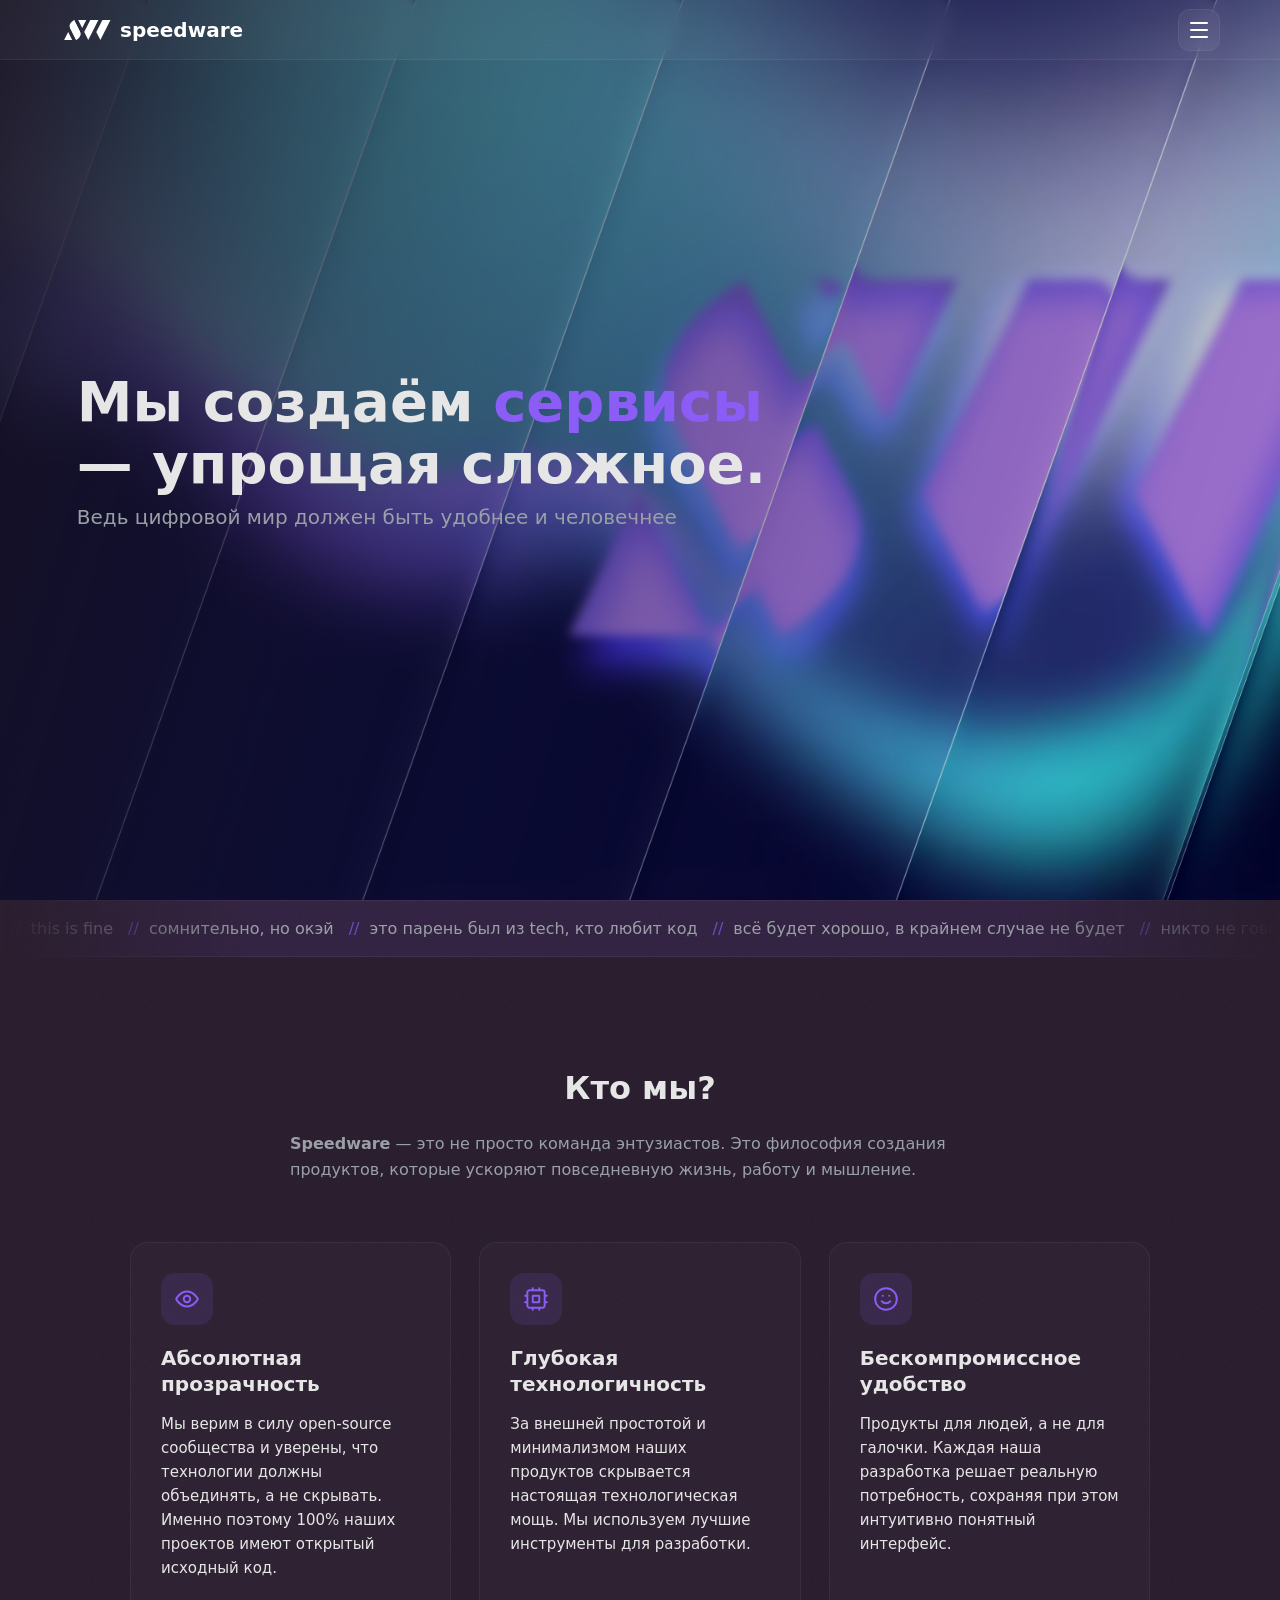
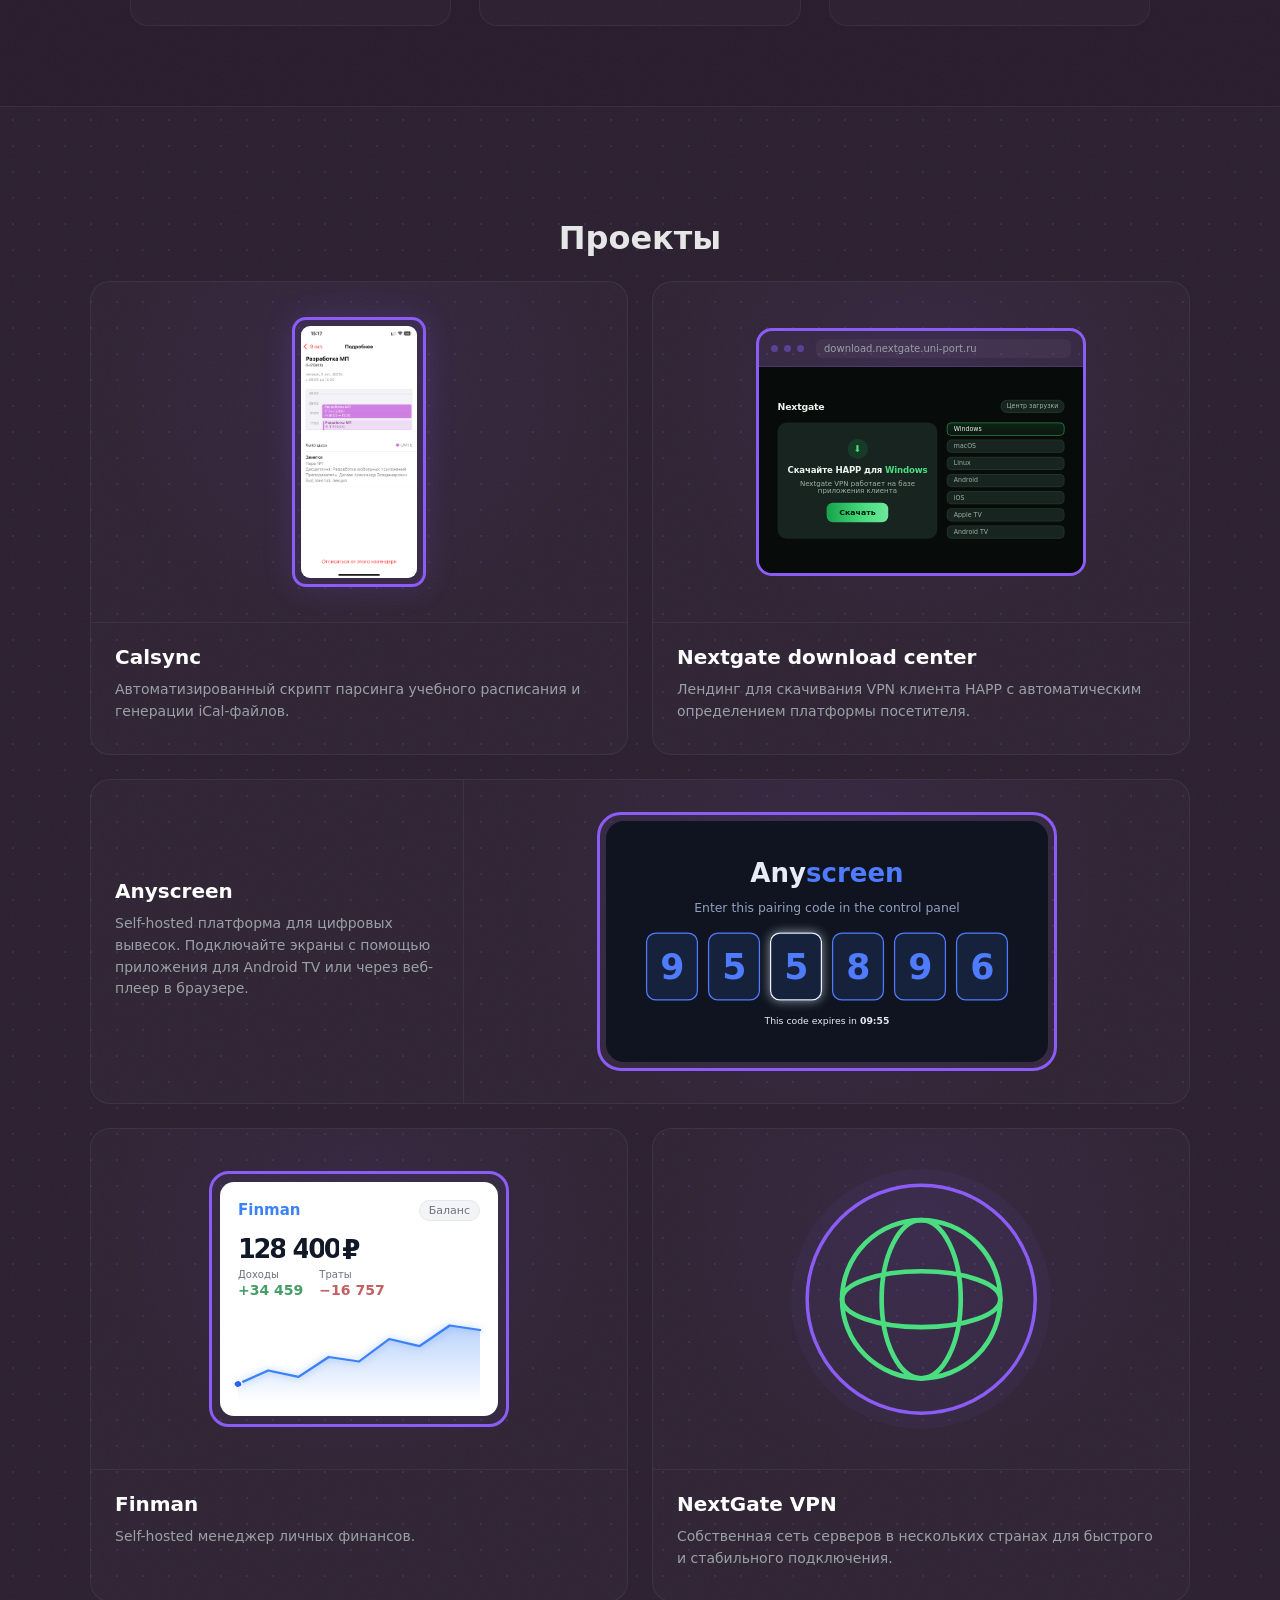
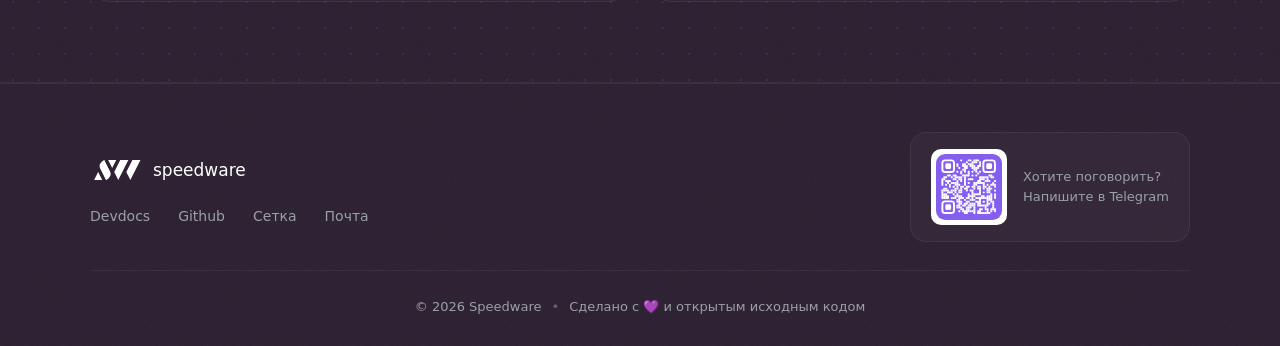
<file: scr/index.html>
<!doctype html>
<html lang="ru">

<head>
  <link rel="shortcut icon" href="image/speedwarecode_logo.svg"/>
  <meta charset="utf-8" />
  <meta name="viewport" content="width=device-width,initial-scale=1"/>
  <link rel="stylesheet" href="style.css"/>
  <title>Speedware</title>
</head>

<body>
  <nav class="navbar">
    <div class="brand">
        <div class="logo-container">
            <svg class="logo">
                <image href="image/speedware_logo.svg" width="55" height="40" />
            </svg>
        </div>
        <h1 class="logo-text">speedware</h1>
    </div>
    <div class="menu-wrap">
        <button class="hamburger-btn" id="menuBtn" aria-label="Открыть меню" aria-expanded="false">
          <span></span>
          <span></span>
          <span></span>
        </button>
        <div class="glass-menu" id="glassMenu">
          <a class="glass-menu-item" href="devdocs.html">Devdocs</a>
          <a class="glass-menu-item" href="https://download.nextgate.uni-port.ru/" target="_blank" rel="noopener">Nextgate VPN</a>
          <a class="glass-menu-item" href="https://uptime.speedware.tech/status/speedware" target="_blank" rel="noopener">Мониторинг</a>
        </div>
    </div>
  </nav>

  <section class="hero" id="home">
    <div class="image-bg"></div>
    
    <video class="video-bg" autoplay muted loop playsinline preload="auto">
      <source src="video/playback.mp4" type="video/mp4">
    </video>
    <div class="video-overlay"></div>

    <div class="hero-content">
      <h2>Мы создаём 
        <span class="changing-word" id="changing-word">сервисы</span>
        <br>— упрощая сложное.
      </h2>
      <p>Ведь цифровой мир должен быть удобнее и человечнее</p>
    </div>
  </section>

<div class="marquee-container">
  <div class="marquee-track">
    <div class="marquee-content">
      <span> </span>
      <span>this is fine</span>
      <span>сомнительно, но окэй</span>
      <span>это парень был из tech, кто любит код</span>
      <span>всё будет хорошо, в крайнем случае не будет</span>
      <span>никто не говорил, что будет легко</span>
      <span>никогда не откладывай на завтра то, что можно просто не делать</span>
      <span>завтра никогда не наступит</span>
      <span>зачем мы это делаем?</span>
      <span>пока работает — лучше не трогать</span>
      <span>хороших людей осталось мало, берегите меня</span>
      <span>сделаю за час в течение недели</span>
      <span>работает и точка</span>
      <span>дело на 5 минут</span>
      <span>ничего не понятно, но очень интересно</span>
      <span>мы не знаем, что это такое</span>
      <span>не баг, а фича</span>
      <span>за деньги — да</span>
      <span>совет свой себе посоветуй</span>
      <span>надо было вчера</span>
      <span>проблема не на нашей стороне</span>
      <span>я продержался неделю, но началась следующая</span>
      <span>мне не нравится</span>
      <span>дедлайн вчера</span>
      <span>завтра — уже неактуально</span>
      <span>попробуем всё подряд, пока не заработает</span>
      <span>мне можно</span>
      <span>всё очень круто, но нужно переделать</span>
      <span>не тратьте моё время</span>
      <span>умный любит учиться, а дурак учить</span>
      <span>душнила</span>
      <span>все всё понимают</span>
      <span>могу себе позволить</span>
      <span>это не мы сломали</span>
      <span>не ругайте ленивых людей, они ничего не сделали</span>
      <span>нечего думать, надо делать</span>
      <span>no bugs — no drama</span>
      <span>я сделал работу над ошибками, следующая будет фатальной</span>
      <span>что и требовалось доказать</span>
      <span>а мне молчание дороже социализации</span>
      <span>потом исправлю</span>
      <span>not today</span>
      <span>широко известный в узких кругах</span>
      <span>так сяк и в продакшн</span>
      <span>это так не работает</span>
      <span>я вас услышал</span>
      <span>оно работает!</span>
      <span>я не спорю, просто объясняю почему я прав</span>
      <span>просто интересно, сколько я выдержу</span>
      <span>я решил проблему и получил ещё семь</span>
      <span>в процессе</span>
      <span>идеально нельзя вовремя</span>
      <span>не устал, а профессионально тестирую выгорание</span>
      <span>мне этот мир абсолютно понятен</span>
    </div>
    
  </div>
</div>

  <section class="section" id="about">
    <div class="who">
      <h3>Кто мы?</h3>
      <p><strong>Speedware</strong> — это не просто команда энтузиастов. Это философия создания продуктов, которые ускоряют повседневную жизнь, работу и мышление.</p>
    </div>
    <div class="cards">
      <div class="card">
        <div class="card-icon">
          <svg viewBox="0 0 24 24" fill="none" stroke="currentColor" stroke-width="1.8" stroke-linecap="round" stroke-linejoin="round">
            <path d="M2 12s3.5-7 10-7 10 7 10 7-3.5 7-10 7-10-7-10-7z" />
            <circle cx="12" cy="12" r="3" />
          </svg>
        </div>
        <h4>Абсолютная прозрачность</h4>
        <p>Мы верим в силу open-source сообщества и уверены, что технологии должны объединять, а не скрывать. Именно поэтому 100% наших проектов имеют открытый исходный код.</p>
      </div>
      <div class="card">
        <div class="card-icon">
          <svg viewBox="0 0 24 24" fill="none" stroke="currentColor" stroke-width="1.8" stroke-linecap="round" stroke-linejoin="round">
            <rect x="4" y="4" width="16" height="16" rx="2" />
            <rect x="9" y="9" width="6" height="6" />
            <path d="M9 2v2M15 2v2M9 20v2M15 20v2M2 9h2M2 15h2M20 9h2M20 15h2" />
          </svg>
        </div>
        <h4>Глубокая технологичность</h4>
        <p>За внешней простотой и минимализмом наших продуктов скрывается настоящая технологическая мощь. Мы используем лучшие инструменты для разработки.</p>
      </div>
      <div class="card">
        <div class="card-icon">
          <svg viewBox="0 0 24 24" fill="none" stroke="currentColor" stroke-width="1.8" stroke-linecap="round" stroke-linejoin="round">
            <circle cx="12" cy="12" r="10" />
            <path d="M8 14s1.5 2 4 2 4-2 4-2" />
            <line x1="9" y1="9" x2="9.01" y2="9" />
            <line x1="15" y1="9" x2="15.01" y2="9" />
          </svg>
        </div>
        <h4>Бескомпромиссное удобство</h4>
        <p>Продукты для людей, а не для галочки. Каждая наша разработка решает реальную потребность, сохраняя при этом интуитивно понятный интерфейс.</p>
      </div>
    </div>
  </section>

  <section class="section" id="projects">
    <h3>Проекты</h3>
    <div class="projects-grid">

      <div class="project-card">
        <div class="project-visual">
          <div class="phone-frame-container">
            <div class="purple-frame">
              <div class="frame-content">
                <img src="image/IMG_0502.PNG" alt="Calsync в календаре" class="calendar-screenshot" />
              </div>
            </div>
          </div>
        </div>
        <div class="project-caption">
          <h4>Calsync</h4>
          <p>Автоматизированный скрипт парсинга учебного расписания и генерации iCal-файлов.</p>
        </div>
      </div>

      <div class="project-card">
        <div class="project-visual">
          <div class="browser-frame-container">
            <div class="browser-frame">
              <div class="browser-bar">
                <span class="browser-dot"></span>
                <span class="browser-dot"></span>
                <span class="browser-dot"></span>
                <span class="browser-url">download.nextgate.uni-port.ru</span>
              </div>
              <div class="ng-viewport">
                <div class="ng-screen">
                  <div class="ng-header">
                    <span class="ng-logo">Nextgate</span>
                    <span class="ng-badge">Центр загрузки</span>
                  </div>
                  <div class="ng-body">
                    <div class="ng-hero">
                      <div class="ng-hero-icon">⬇</div>
                      <p class="ng-hero-title">Скачайте HAPP для <strong id="nextgatePlatformName">Windows</strong></p>
                      <p class="ng-hero-sub">Nextgate VPN работает на базе приложения клиента</p>
                      <span class="ng-btn-primary" id="nextgateDownloadBtn">Скачать</span>
                    </div>
                    <div class="ng-platforms" id="nextgatePlatforms">
                      <span class="ng-chip">Windows</span>
                      <span class="ng-chip">macOS</span>
                      <span class="ng-chip">Linux</span>
                      <span class="ng-chip">Android</span>
                      <span class="ng-chip">iOS</span>
                      <span class="ng-chip">Apple TV</span>
                      <span class="ng-chip">Android TV</span>
                    </div>
                  </div>
                </div>
              </div>
            </div>
          </div>
        </div>
        <div class="project-caption">
          <h4>Nextgate download center</h4>
          <p>Лендинг для скачивания VPN клиента HAPP с автоматическим определением платформы посетителя.</p>
        </div>
      </div>

      <div class="project-card project-card-wide">
        <div class="project-caption">
          <h4>Anyscreen</h4>
          <p>Self-hosted платформа для цифровых вывесок. Подключайте экраны с помощью приложения для Android TV или через веб-плеер в браузере.</p>
        </div>
        <div class="project-visual">
          <div class="tv-frame-container">
            <div class="tv-frame">
              <div class="tv-screen">
                <div class="pairing-box">
                  <div class="pairing-brand">Any<span>screen</span></div>
                  <p>Enter this pairing code in the control panel</p>
                  <div class="code-boxes" id="anyscreenCodes">
                    <div class="code-digit"><span class="code-digit-value">9</span></div>
                    <div class="code-digit"><span class="code-digit-value">5</span></div>
                    <div class="code-digit"><span class="code-digit-value">5</span></div>
                    <div class="code-digit"><span class="code-digit-value">8</span></div>
                    <div class="code-digit"><span class="code-digit-value">9</span></div>
                    <div class="code-digit"><span class="code-digit-value">6</span></div>
                  </div>
                  <p class="pairing-expiry">This code expires in <span id="anyscreenTimer">09:56</span></p>
                </div>
              </div>
            </div>
          </div>
        </div>
      </div>

      <div class="project-card">
        <div class="project-visual">
          <div class="finman-frame-container">
            <div class="finman-frame">
              <div class="finman-screen">
                <div class="finman-header">
                  <span class="finman-logo">Finman</span>
                  <span class="finman-badge">Баланс</span>
                </div>
                <div class="finman-balance">
                  <span class="finman-digits" id="finmanDigits"></span>
                  <span class="finman-currency">₽</span>
                </div>
                <div class="finman-stats">
                  <div class="finman-stat finman-stat-income">
                    <span class="finman-stat-label">Доходы</span>
                    <span class="finman-stat-value">+34 459</span>
                  </div>
                  <div class="finman-stat finman-stat-expense">
                    <span class="finman-stat-label">Траты</span>
                    <span class="finman-stat-value">−16 757</span>
                  </div>
                </div>
                <svg class="finman-chart" viewBox="0 0 240 100" preserveAspectRatio="none">
                  <defs>
                    <linearGradient id="finmanFill" x1="0" y1="0" x2="0" y2="1">
                      <stop offset="0%" stop-color="#3b82f6" stop-opacity="0.35" />
                      <stop offset="100%" stop-color="#3b82f6" stop-opacity="0" />
                    </linearGradient>
                  </defs>
                  <path class="finman-area" d="M0,80 L30,65 L60,72 L90,50 L120,55 L150,30 L180,38 L210,15 L240,20 L240,100 L0,100 Z" fill="url(#finmanFill)" />
                  <path class="finman-line" d="M0,80 L30,65 L60,72 L90,50 L120,55 L150,30 L180,38 L210,15 L240,20" fill="none" stroke="#3b82f6" stroke-width="2.5" stroke-linecap="round" stroke-linejoin="round" />
                  <circle class="finman-dot" r="4" fill="#2563eb" stroke="#ffffff" stroke-width="1.5" />
                </svg>
              </div>
            </div>
          </div>
        </div>
        <div class="project-caption">
          <h4>Finman</h4>
          <p>Self-hosted менеджер личных финансов.</p>
        </div>
      </div>

      <div class="project-card">
        <div class="project-visual">
          <div class="vpn-frame-container">
            <div class="vpn-frame">
              <svg class="vpn-globe" viewBox="0 0 210 210">
                <circle class="vpn-ring" cx="105" cy="105" r="98" fill="none" stroke="#8b5cf6" stroke-width="3" stroke-linecap="round" />
                <circle cx="105" cy="105" r="68" fill="none" stroke="#4ade80" stroke-width="4" />
                <ellipse cx="105" cy="105" rx="34" ry="68" fill="none" stroke="#4ade80" stroke-width="4" />
                <ellipse cx="105" cy="105" rx="68" ry="24" fill="none" stroke="#4ade80" stroke-width="4" />
              </svg>
            </div>
          </div>
        </div>
        <div class="project-caption">
          <h4>NextGate VPN</h4>
          <p>Собственная сеть серверов в нескольких странах для быстрого и стабильного подключения.</p>
        </div>
      </div>

    </div>
  </section>

  <footer class="site-footer">
    <div class="footer-top">
      <div class="footer-col">
        <a class="footer-brand" href="index.html">
          <div class="logo-container">
            <svg class="logo">
              <image href="image/speedware_logo.svg" width="55" height="40" />
            </svg>
          </div>
          <span class="footer-brand-text">speedware</span>
        </a>
        <nav class="footer-links">
          <a href="devdocs.html">Devdocs</a>
          <a href="https://github.com/speedware" target="_blank" rel="noopener">Github</a>
          <a href="https://set.ki/96XeJXm" target="_blank" rel="noopener">Сетка</a>
          <a href="mailto:hub@speedware.tech">Почта</a>
        </nav>
      </div>
      <a class="footer-qr-card" href="https://t.me/antonio_kartonioo" target="_blank" rel="noopener">
        <img src="image/clck.svg" alt="QR-код для Telegram" class="footer-qr-img" />
        <p class="footer-qr-caption">Хотите поговорить?<br>Напишите в Telegram</p>
      </a>
    </div>
    <div class="footer-bottom">
      <span>© <span id="year"></span> Speedware</span>
      <span class="footer-dot">•</span>
      <span>Сделано с 💜 и открытым исходным кодом</span>
    </div>
  </footer>

<script src="script.js"></script>
</body>
</html>
</file>
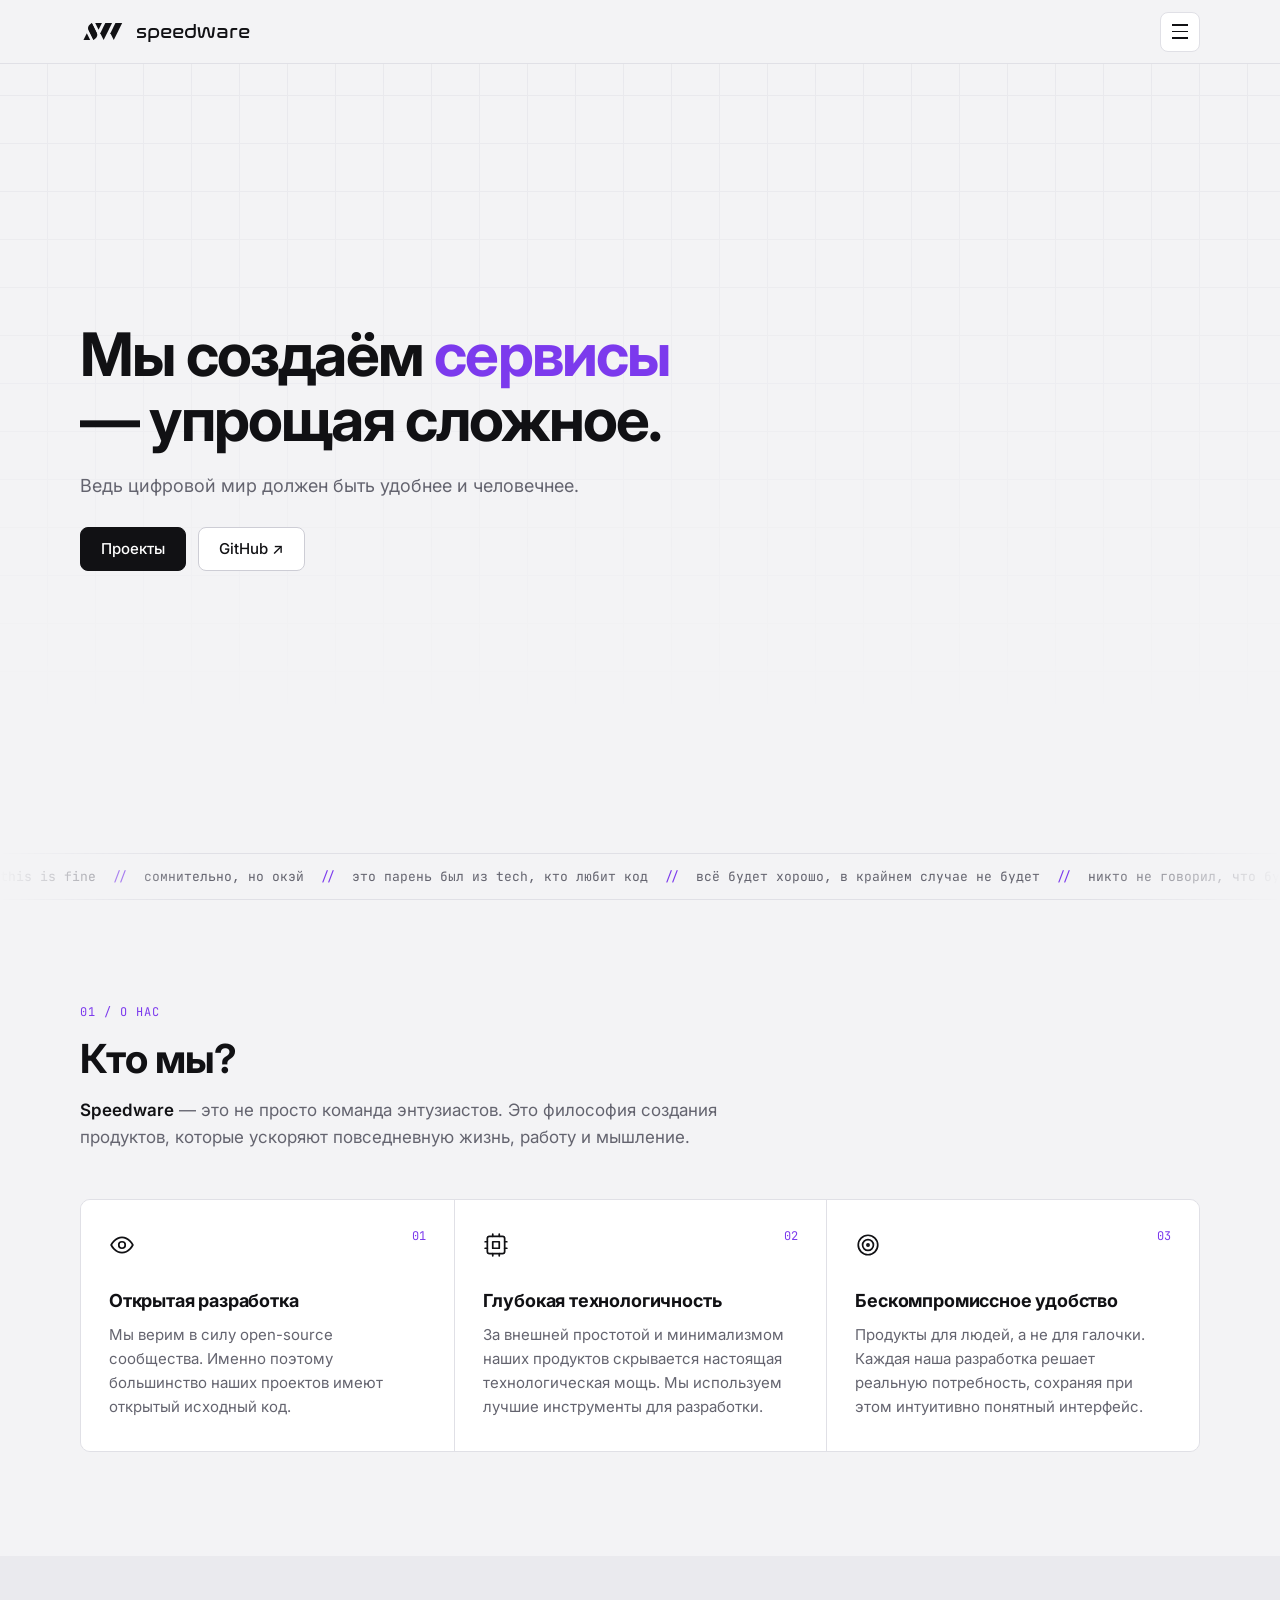
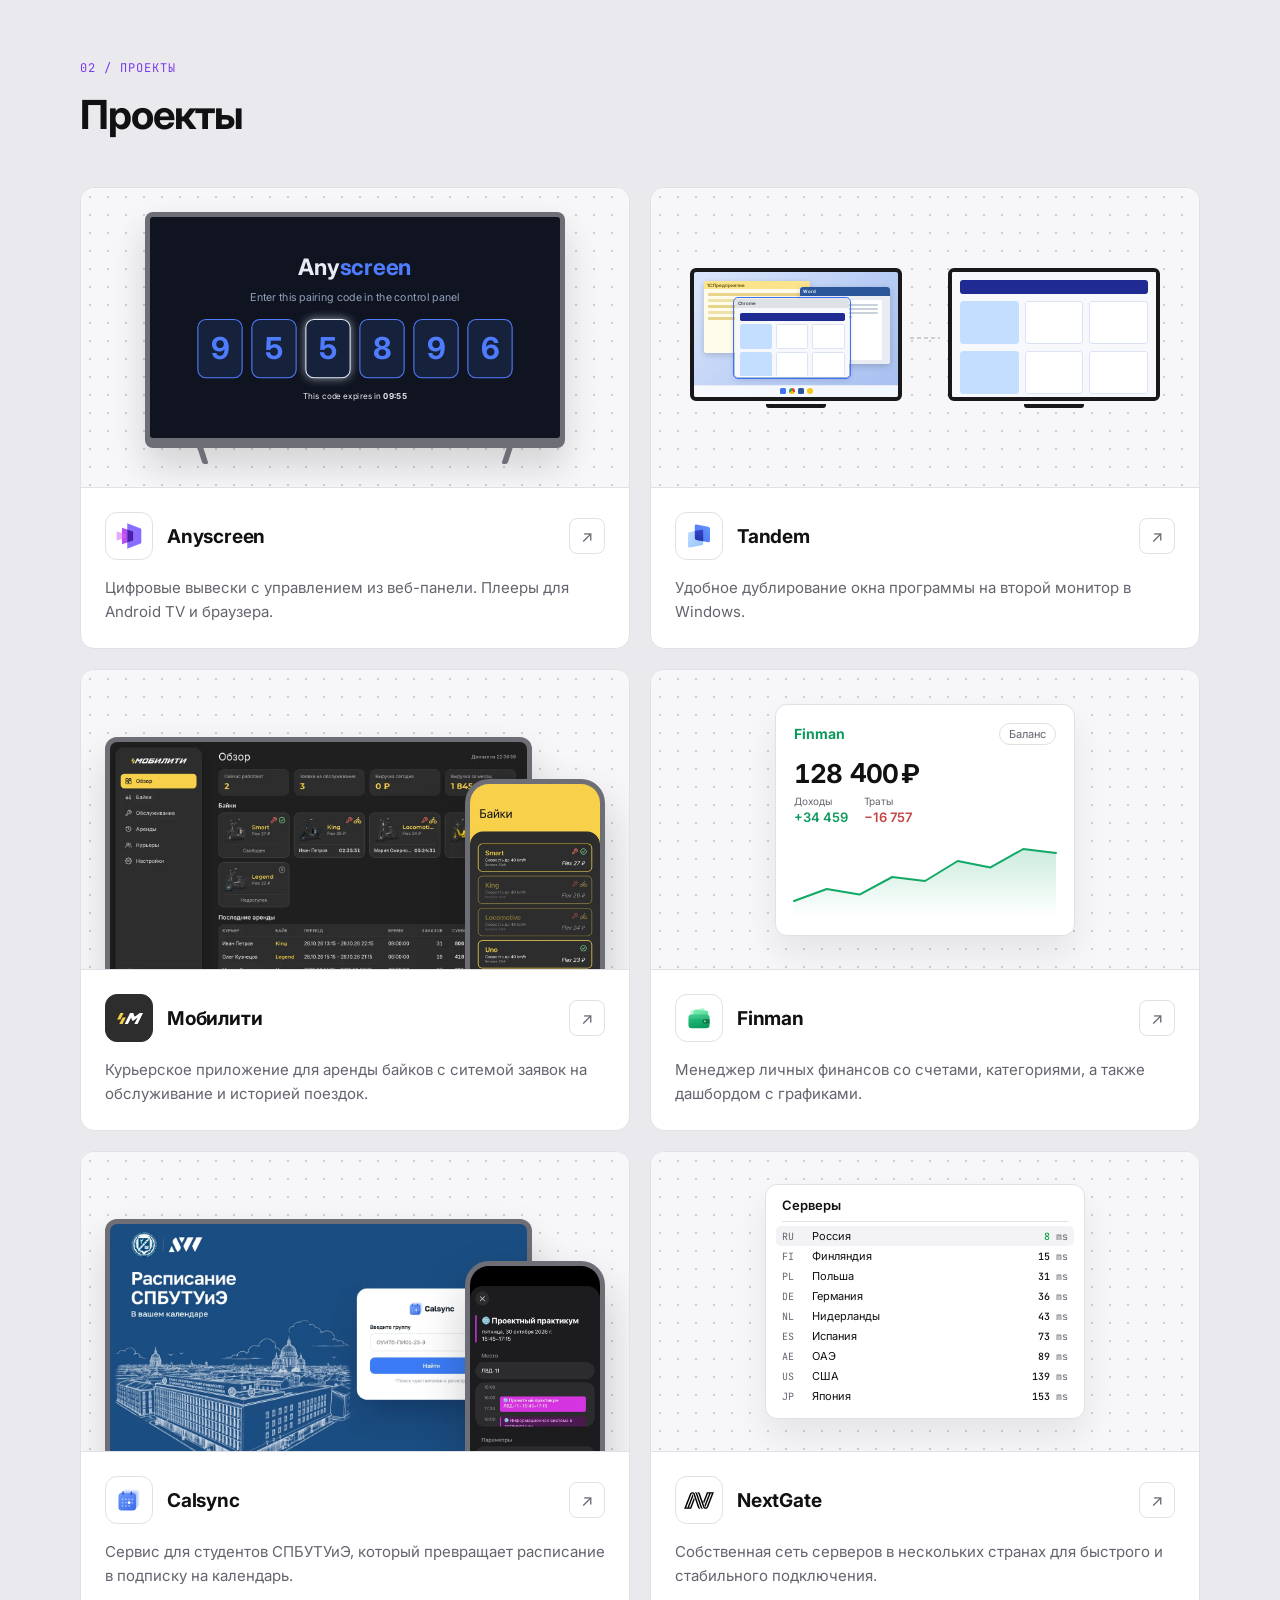
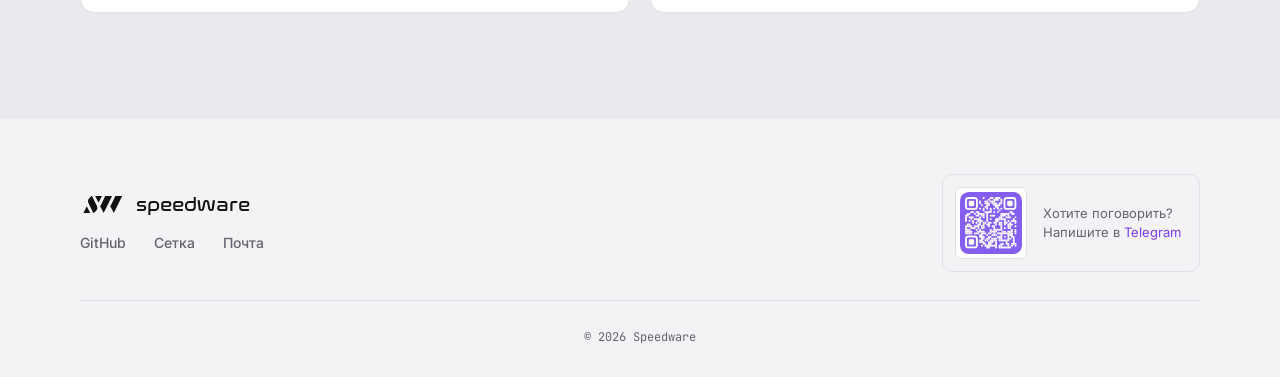
<file: src/index.html>
<!doctype html>
<html lang="ru">

<head>
  <meta charset="utf-8" />
  <meta name="viewport" content="width=device-width,initial-scale=1"/>
  <link rel="shortcut icon" href="image/speedwarecode_logo.svg"/>
  <link rel="preload" href="fonts/nasalization-rg.otf" as="font" type="font/otf" crossorigin/>
  <link rel="preconnect" href="https://fonts.googleapis.com"/>
  <link rel="preconnect" href="https://fonts.gstatic.com" crossorigin/>
  <link rel="stylesheet" href="https://fonts.googleapis.com/css2?family=Inter:wght@400;500;600;700&family=JetBrains+Mono:wght@400;500&display=swap"/>
  <link rel="stylesheet" href="style.css"/>
  <title>Speedware</title>
</head>

<body>
  <nav class="navbar">
    <a class="brand" href="index.html" aria-label="Speedware">
      <svg class="logo" viewBox="0 0 981 396" aria-hidden="true">
        <polygon points="145.61 234 73.61 378 217.61 378 145.61 234"/>
        <polygon points="324 18 396 162 468 18 324 18"/>
        <polygon points="540 18 432 234 504 378 684 18 540 18"/>
        <polygon points="756 18 648 234 720 378 900 18 756 18"/>
        <path d="M288,378l-108-216L252,18l108,216c5.57,10.05,8.04,19.25,9,27,5.17,41.77-27.9,86.61-81,117Z"/>
        <path d="M252,18l108,216-72,144-108-216c-5.57-10.05-8.04-19.25-9-27-5.17-41.77,27.9-86.61,81-117Z"/>
      </svg>
      <span class="logo-text">speedware</span>
    </a>
    <div class="menu-wrap">
      <button class="hamburger-btn" id="menuBtn" aria-label="Открыть меню" aria-expanded="false">
        <span></span>
        <span></span>
        <span></span>
      </button>
      <div class="menu" id="menu">
        <a class="menu-item" href="#projects">Проекты</a>
        <a class="menu-item" href="https://uptime.speedware.tech/status/speedware" target="_blank" rel="noopener">Мониторинг <span class="menu-arrow">↗</span></a>
        <a class="menu-item" href="https://github.com/speedware" target="_blank" rel="noopener">GitHub <span class="menu-arrow">↗</span></a>
      </div>
    </div>
  </nav>

  <div class="first-screen">
    <section class="hero" id="home">
      <div class="hero-content">
        <h1><span class="hero-line">Мы создаём <span class="changing-word" id="changing-word">сервисы</span></span><span class="hero-line">— упрощая сложное.</span></h1>
        <p>Ведь цифровой мир должен быть удобнее и человечнее.</p>
        <div class="hero-actions">
          <a class="btn btn-primary" href="#projects">Проекты</a>
          <a class="btn" href="https://github.com/speedware" target="_blank" rel="noopener">GitHub ↗</a>
        </div>
      </div>

      <video class="hero-video" autoplay muted loop playsinline aria-hidden="true">
        <!-- <source src="video/hero.mp4" type="video/mp4"> -->
      </video>
      <div class="hero-veil"></div>
    </section>

    <div class="marquee-container">
      <div class="marquee-track">
        <div class="marquee-content">
          <span>this is fine</span>
          <span>сомнительно, но окэй</span>
          <span>это парень был из tech, кто любит код</span>
          <span>всё будет хорошо, в крайнем случае не будет</span>
          <span>никто не говорил, что будет легко</span>
          <span>никогда не откладывай на завтра то, что можно просто не делать</span>
          <span>завтра никогда не наступит</span>
          <span>зачем мы это делаем?</span>
          <span>пока работает — лучше не трогать</span>
          <span>хороших людей осталось мало, берегите меня</span>
          <span>сделаю за час в течение недели</span>
          <span>работает и точка</span>
          <span>дело на 5 минут</span>
          <span>ничего не понятно, но очень интересно</span>
          <span>мы не знаем, что это такое</span>
          <span>не баг, а фича</span>
          <span>за деньги — да</span>
          <span>совет свой себе посоветуй</span>
          <span>надо было вчера</span>
          <span>проблема не на нашей стороне</span>
          <span>я продержался неделю, но началась следующая</span>
          <span>мне не нравится</span>
          <span>дедлайн вчера</span>
          <span>завтра — уже неактуально</span>
          <span>попробуем всё подряд, пока не заработает</span>
          <span>мне можно</span>
          <span>всё очень круто, но нужно переделать</span>
          <span>не тратьте моё время</span>
          <span>умный любит учиться, а дурак учить</span>
          <span>душнила</span>
          <span>все всё понимают</span>
          <span>могу себе позволить</span>
          <span>это не мы сломали</span>
          <span>не ругайте ленивых людей, они ничего не сделали</span>
          <span>нечего думать, надо делать</span>
          <span>no bugs — no drama</span>
          <span>я сделал работу над ошибками, следующая будет фатальной</span>
          <span>что и требовалось доказать</span>
          <span>а мне молчание дороже социализации</span>
          <span>потом исправлю</span>
          <span>not today</span>
          <span>широко известный в узких кругах</span>
          <span>так сяк и в продакшн</span>
          <span>это так не работает</span>
          <span>я вас услышал</span>
          <span>оно работает!</span>
          <span>я не спорю, просто объясняю почему я прав</span>
          <span>просто интересно, сколько я выдержу</span>
          <span>я решил проблему и получил ещё семь</span>
          <span>в процессе</span>
          <span>идеально нельзя вовремя</span>
          <span>не устал, а профессионально тестирую выгорание</span>
          <span>мне этот мир абсолютно понятен</span>
        </div>
      </div>
    </div>
  </div>

  <section class="section" id="about">
    <div class="section-head">
      <span class="eyebrow">01 / О нас</span>
      <h2>Кто мы?</h2>
      <p><strong>Speedware</strong> — это не просто команда энтузиастов. Это философия создания продуктов, которые ускоряют повседневную жизнь, работу и мышление.</p>
    </div>
    <div class="cards">
      <div class="card">
        <span class="card-index">01</span>
        <svg class="card-icon" viewBox="0 0 24 24" fill="none" stroke="currentColor" stroke-width="1.6" stroke-linecap="round" stroke-linejoin="round">
          <path d="M2 12s3.5-7 10-7 10 7 10 7-3.5 7-10 7-10-7-10-7z" />
          <circle cx="12" cy="12" r="3" />
        </svg>
        <h3>Открытая разработка</h3>
        <p>Мы верим в силу open-source сообщества. Именно поэтому большинство наших проектов имеют открытый исходный код.</p>
      </div>
      <div class="card">
        <span class="card-index">02</span>
        <svg class="card-icon" viewBox="0 0 24 24" fill="none" stroke="currentColor" stroke-width="1.6" stroke-linecap="round" stroke-linejoin="round">
          <rect x="4" y="4" width="16" height="16" rx="2" />
          <rect x="9" y="9" width="6" height="6" />
          <path d="M9 2v2M15 2v2M9 20v2M15 20v2M2 9h2M2 15h2M20 9h2M20 15h2" />
        </svg>
        <h3>Глубокая технологичность</h3>
        <p>За внешней простотой и минимализмом наших продуктов скрывается настоящая технологическая мощь. Мы используем лучшие инструменты для разработки.</p>
      </div>
      <div class="card">
        <span class="card-index">03</span>
        <svg class="card-icon" viewBox="0 0 24 24" fill="none" stroke="currentColor" stroke-width="1.6" stroke-linecap="round" stroke-linejoin="round">
          <circle cx="12" cy="12" r="9" />
          <circle cx="12" cy="12" r="5" />
          <circle cx="12" cy="12" r="1" />
        </svg>
        <h3>Бескомпромиссное удобство</h3>
        <p>Продукты для людей, а не для галочки. Каждая наша разработка решает реальную потребность, сохраняя при этом интуитивно понятный интерфейс.</p>
      </div>
    </div>
  </section>

  <section class="section section-alt" id="projects">
    <div class="section-head">
      <span class="eyebrow">02 / Проекты</span>
      <h2>Проекты</h2>
    </div>
    <div class="projects-grid">

      <article class="project">
        <div class="project-preview">
          <div class="tv">
          <div class="tv-frame">
            <div class="tv-screen">
              <div class="pairing-box">
                <div class="pairing-brand">Any<span>screen</span></div>
                <p>Enter this pairing code in the control panel</p>
                <div class="code-boxes" id="anyscreenCodes">
                  <div class="code-digit"><span class="code-digit-value">9</span></div>
                  <div class="code-digit"><span class="code-digit-value">5</span></div>
                  <div class="code-digit"><span class="code-digit-value">5</span></div>
                  <div class="code-digit"><span class="code-digit-value">8</span></div>
                  <div class="code-digit"><span class="code-digit-value">9</span></div>
                  <div class="code-digit"><span class="code-digit-value">6</span></div>
                </div>
                <p class="pairing-expiry">This code expires in <span id="anyscreenTimer">09:56</span></p>
              </div>
            </div>
          </div>
            <div class="tv-stand"></div>
          </div>
        </div>
        <div class="project-body">
          <div class="project-head">
            <span class="project-logo"><img src="image/projects/anyscreen.svg" alt="" /></span>
            <div class="project-title">
              <h3>Anyscreen</h3>
            </div>
            <a class="project-link" href="https://github.com/Speedware/anyscreen" target="_blank" rel="noopener" aria-label="Anyscreen на GitHub">↗</a>
          </div>
          <p>Цифровые вывески с управлением из веб-панели. Плееры для Android TV и браузера.</p>
        </div>
      </article>

      <article class="project">
        <div class="project-preview">
          <div class="tandem">
            <div class="tandem-monitor">
              <div class="tandem-screen tandem-desktop">
                <div class="win win-1c">
                  <div class="win-bar"><b>1С:Предприятие</b></div>
                  <div class="win-body">
                    <span class="row"></span><span class="row"></span><span class="row"></span><span class="row"></span><span class="row"></span>
                  </div>
                </div>
                <div class="win win-word">
                  <div class="win-bar"><b>Word</b></div>
                  <div class="win-body"><div class="win-page"><span></span><span></span><span></span><span></span></div></div>
                </div>
                <div class="win win-chrome win-captured">
                  <div class="win-bar"><b>Chrome</b></div>
                  <div class="win-body">
                    <div class="chrome">
                      <div class="chrome-view"><div class="chrome-page">
                        <span class="cp-head"></span>
                        <span class="cp-card"></span><span class="cp-card"></span><span class="cp-card"></span><span class="cp-card"></span><span class="cp-card"></span><span class="cp-card"></span>
                      </div></div>
                    </div>
                  </div>
                </div>
                <div class="taskbar">
                  <span class="tb-start"></span><span class="tb-chrome"></span><span class="tb-word"></span><span class="tb-1c"></span>
                </div>
              </div>
            </div>
            <div class="tandem-link"></div>
            <div class="tandem-monitor">
              <div class="tandem-screen tandem-mirror">
                <div class="chrome">
                  <div class="chrome-view"><div class="chrome-page">
                    <span class="cp-head"></span>
                    <span class="cp-card"></span><span class="cp-card"></span><span class="cp-card"></span><span class="cp-card"></span><span class="cp-card"></span><span class="cp-card"></span>
                  </div></div>
                </div>
              </div>
            </div>
          </div>
        </div>
        <div class="project-body">
          <div class="project-head">
            <span class="project-logo"><img src="image/projects/tandem.svg" alt="" /></span>
            <div class="project-title">
              <h3>Tandem</h3>
            </div>
            <a class="project-link" href="https://github.com/Speedware/tandem" target="_blank" rel="noopener" aria-label="Tandem на GitHub">↗</a>
          </div>
          <p>Удобное дублирование окна программы на второй монитор в Windows.</p>
        </div>
      </article>

      <article class="project">
        <div class="project-preview project-preview-stage">
          <div class="stage">
            <div class="stage-screen">
              <img src="image/projects/previews/mobility-admin.webp" alt="Панель владельца Мобилити" loading="lazy" />
            </div>
            <div class="stage-phone">
              <img src="image/projects/previews/mobility-app.webp" alt="Экран «Байки» в приложении курьера" loading="lazy" />
            </div>
          </div>
        </div>
        <div class="project-body">
          <div class="project-head">
            <span class="project-logo project-logo-dark"><img src="image/projects/mobility.svg" alt="" /></span>
            <div class="project-title">
              <h3>Мобилити</h3>
            </div>
            <a class="project-link" href="https://github.com/Speedware/mobility-tracker" target="_blank" rel="noopener" aria-label="Мобилити на GitHub">↗</a>
          </div>
          <p>Курьерское приложение для аренды байков с ситемой заявок на обслуживание и историей поездок.</p>
        </div>
      </article>

      <article class="project">
        <div class="project-preview">
          <div class="finman-card">
            <div class="finman-header">
              <span class="finman-logo">Finman</span>
              <span class="finman-badge">Баланс</span>
            </div>
            <div class="finman-balance">
              <span class="finman-digits" id="finmanDigits"></span>
              <span class="finman-currency">₽</span>
            </div>
            <div class="finman-stats">
              <div class="finman-stat finman-stat-income">
                <span class="finman-stat-label">Доходы</span>
                <span class="finman-stat-value">+34 459</span>
              </div>
              <div class="finman-stat finman-stat-expense">
                <span class="finman-stat-label">Траты</span>
                <span class="finman-stat-value">−16 757</span>
              </div>
            </div>
            <svg class="finman-chart" viewBox="0 0 240 100" preserveAspectRatio="none">
              <defs>
                <linearGradient id="finmanFill" x1="0" y1="0" x2="0" y2="1">
                  <stop offset="0%" stop-color="#12a866" stop-opacity="0.22" />
                  <stop offset="100%" stop-color="#12a866" stop-opacity="0" />
                </linearGradient>
              </defs>
              <path d="M0,80 L30,65 L60,72 L90,50 L120,55 L150,30 L180,38 L210,15 L240,20 L240,100 L0,100 Z" fill="url(#finmanFill)" />
              <path d="M0,80 L30,65 L60,72 L90,50 L120,55 L150,30 L180,38 L210,15 L240,20" fill="none" stroke="#12a866" stroke-width="2" stroke-linecap="round" stroke-linejoin="round" vector-effect="non-scaling-stroke" />
            </svg>
          </div>
        </div>
        <div class="project-body">
          <div class="project-head">
            <span class="project-logo"><img src="image/projects/finman.svg" alt="" /></span>
            <div class="project-title">
              <h3>Finman</h3>
            </div>
            <a class="project-link" href="https://github.com/Speedware/finman" target="_blank" rel="noopener" aria-label="Finman на GitHub">↗</a>
          </div>
          <p>Менеджер личных финансов со счетами, категориями, а также дашбордом с графиками.</p>
        </div>
      </article>

      <article class="project">
        <div class="project-preview project-preview-stage">
          <div class="stage">
            <div class="stage-screen">
              <img src="image/projects/previews/calsync-site.webp" alt="Сайт Calsync: поиск группы" loading="lazy" />
            </div>
            <div class="stage-phone">
              <img src="image/projects/previews/calsync-phone.webp" alt="Пара в календаре iPhone" loading="lazy" />
            </div>
          </div>
        </div>
        <div class="project-body">
          <div class="project-head">
            <span class="project-logo"><img src="image/projects/calsync.svg" alt="" /></span>
            <div class="project-title">
              <h3>Calsync</h3>
            </div>
            <a class="project-link" href="https://github.com/Speedware/calsync" target="_blank" rel="noopener" aria-label="Calsync на GitHub">↗</a>
          </div>
          <p>Сервис для студентов СПБУТУиЭ, который превращает расписание в подписку на календарь.</p>
        </div>
      </article>

      <article class="project">
        <div class="project-preview">
          <div class="ng-panel">
              <div class="ng-head">
                <span>Серверы</span>
              </div>
              <ul class="ng-list" id="nextgateNodes">
                <li class="ng-row" data-ping="8"><span class="ng-code">RU</span><span class="ng-name">Россия</span><span class="ng-ping"><b>8</b> ms</span></li>
                <li class="ng-row" data-ping="14"><span class="ng-code">FI</span><span class="ng-name">Финляндия</span><span class="ng-ping"><b>14</b> ms</span></li>
                <li class="ng-row" data-ping="31"><span class="ng-code">PL</span><span class="ng-name">Польша</span><span class="ng-ping"><b>31</b> ms</span></li>
                <li class="ng-row" data-ping="38"><span class="ng-code">DE</span><span class="ng-name">Германия</span><span class="ng-ping"><b>38</b> ms</span></li>
                <li class="ng-row" data-ping="42"><span class="ng-code">NL</span><span class="ng-name">Нидерланды</span><span class="ng-ping"><b>42</b> ms</span></li>
                <li class="ng-row" data-ping="71"><span class="ng-code">ES</span><span class="ng-name">Испания</span><span class="ng-ping"><b>71</b> ms</span></li>
                <li class="ng-row" data-ping="96"><span class="ng-code">AE</span><span class="ng-name">ОАЭ</span><span class="ng-ping"><b>96</b> ms</span></li>
                <li class="ng-row" data-ping="128"><span class="ng-code">US</span><span class="ng-name">США</span><span class="ng-ping"><b>128</b> ms</span></li>
                <li class="ng-row" data-ping="164"><span class="ng-code">JP</span><span class="ng-name">Япония</span><span class="ng-ping"><b>164</b> ms</span></li>
              </ul>
            </div>
          </div>
        <div class="project-body">
          <div class="project-head">
            <span class="project-logo"><img src="image/projects/nextgate.svg" alt="" /></span>
            <div class="project-title">
              <h3>NextGate</h3>
            </div>
            <a class="project-link" href="https://download.nextgate.uni-port.ru/" target="_blank" rel="noopener" aria-label="NextGate VPN">↗</a>
          </div>
          <p>Собственная сеть серверов в нескольких странах для быстрого и стабильного подключения.</p>
        </div>
      </article>

    </div>
  </section>

  <footer class="site-footer">
    <div class="footer-top">
      <div class="footer-col">
        <a class="brand" href="index.html" aria-label="Speedware">
          <svg class="logo" viewBox="0 0 981 396" aria-hidden="true">
            <polygon points="145.61 234 73.61 378 217.61 378 145.61 234"/>
            <polygon points="324 18 396 162 468 18 324 18"/>
            <polygon points="540 18 432 234 504 378 684 18 540 18"/>
            <polygon points="756 18 648 234 720 378 900 18 756 18"/>
            <path d="M288,378l-108-216L252,18l108,216c5.57,10.05,8.04,19.25,9,27,5.17,41.77-27.9,86.61-81,117Z"/>
            <path d="M252,18l108,216-72,144-108-216c-5.57-10.05-8.04-19.25-9-27-5.17-41.77,27.9-86.61,81-117Z"/>
          </svg>
          <span class="logo-text">speedware</span>
        </a>
        <nav class="footer-links">
          <a href="https://github.com/speedware" target="_blank" rel="noopener">GitHub</a>
          <a href="https://set.ki/96XeJXm" target="_blank" rel="noopener">Сетка</a>
          <a href="mailto:hub@speedware.tech">Почта</a>
        </nav>
      </div>
      <a class="footer-qr-card" href="https://t.me/antonio_kartonioo" target="_blank" rel="noopener">
        <img src="image/clck.svg" alt="QR-код для Telegram" class="footer-qr-img" />
        <p class="footer-qr-caption">Хотите поговорить?<br>Напишите в <span class="accent">Telegram</span></p>
      </a>
    </div>
    <div class="footer-bottom">
      <span>© <span id="year"></span> Speedware</span>
    </div>
  </footer>

<script src="script.js"></script>
</body>
</html>
</file>
<file: scr/style.css>
:root {
  --bg-900: #271b2c;
  --glass-border: rgba(255, 255, 255, 0.06);
  --muted: #9aa0a6;
  --accent: #8b5cf6;
  --accent-strong: #7a3df0;
  color-scheme: dark;
  font-family: Inter, system-ui, sans-serif;
}

* { box-sizing: border-box; }
html, body {
  margin: 0;
  padding: 0;
  background-color: var(--bg-900);
  background-image: url("data:image/svg+xml,%3Csvg%20xmlns='http://www.w3.org/2000/svg'%20width='180'%20height='180'%3E%3Cfilter%20id='n'%3E%3CfeTurbulence%20type='fractalNoise'%20baseFrequency='0.85'%20numOctaves='2'%20stitchTiles='stitch'/%3E%3C/filter%3E%3Crect%20width='100%25'%20height='100%25'%20filter='url(%23n)'%20opacity='0.045'/%3E%3C/svg%3E");
  color: #e6e6e6;
  overflow-x: hidden;
}
a { color: inherit; text-decoration: none; }

@font-face {
  font-family: 'nasalization-rg';
  src: url('fonts/nasalization-rg.otf') format('opentype');
  font-weight: normal;
  font-style: normal;
  font-display: swap;
}

.navbar {
  position: fixed; left: 0; right: 0; top: 0; height: 60px;
  display: flex; align-items: center; justify-content: space-between;
  padding: 0 60px; z-index: 100;
  background: rgba(255, 255, 255, 0.04); backdrop-filter: blur(10px);
  border-bottom: 1px solid var(--glass-border);
}

.brand { 
  display: flex; 
  align-items: center;
  gap: 5px; 
}

.logo-container {
  width: 55px;
  height: 40px;
  border-radius: 5px;
  display: flex;
  align-items: center;
}

.logo {
  width: 100%;
  height: 100%;
  border-radius: 5px;
}

.logo-text {
  font-family: 'Nasalization', Inter, system-ui, sans-serif;  
  font-size: 20px;
  color: #fff;
  position: static;
  margin: 0;
  line-height: 1;
}

.navbarbtn {
  padding: 10px 16px; border-radius: 12px; border: 1px solid transparent; background: rgba(255, 255, 255, 0.05); cursor: pointer; font-weight: 600; transition: .3s;
}

.navbarbtn:hover {
  background: var(--accent); color: #fff;
}

.menu-wrap {
  position: relative;
}

.hamburger-btn {
  width: 42px;
  height: 42px;
  border-radius: 12px;
  border: 1px solid var(--glass-border);
  background: rgba(255, 255, 255, 0.05);
  cursor: pointer;
  display: flex;
  flex-direction: column;
  align-items: center;
  justify-content: center;
  gap: 5px;
  transition: background .3s, border-color .3s;
}

.hamburger-btn:hover {
  background: rgba(139, 92, 246, 0.15);
  border-color: rgba(139, 92, 246, 0.4);
}

.hamburger-btn span {
  width: 18px;
  height: 2px;
  border-radius: 2px;
  background: #fff;
  transition: transform .35s cubic-bezier(0.25, 0.46, 0.45, 0.94), opacity .25s ease;
}

.hamburger-btn.active span:nth-child(1) {
  transform: translateY(7px) rotate(45deg);
}

.hamburger-btn.active span:nth-child(2) {
  opacity: 0;
}

.hamburger-btn.active span:nth-child(3) {
  transform: translateY(-7px) rotate(-45deg);
}

.glass-menu {
  position: absolute;
  top: calc(100% + 14px);
  right: 0;
  min-width: 280px;
  display: flex;
  flex-direction: column;
  gap: 8px;
  padding: 16px;
  border-radius: 20px;
  background: rgba(45, 31, 45, 0.55);
  border: 1px solid var(--glass-border);
  backdrop-filter: blur(20px) saturate(160%);
  -webkit-backdrop-filter: blur(20px) saturate(160%);
  box-shadow:
    0 10px 40px rgba(0, 0, 0, 0.4),
    inset 0 1px 0 rgba(255, 255, 255, 0.08);
  opacity: 0;
  visibility: hidden;
  transform: translateY(-12px) scale(0.96);
  transform-origin: top right;
  transition: opacity .3s ease, transform .35s cubic-bezier(0.25, 0.46, 0.45, 0.94), visibility .3s;
  z-index: 200;
}

.glass-menu.open {
  opacity: 1;
  visibility: visible;
  transform: translateY(0) scale(1);
}

.glass-menu-item {
  padding: 16px 20px;
  border-radius: 12px;
  font-weight: 600;
  font-size: 17px;
  color: #e6e6e6;
  background: rgba(255, 255, 255, 0.03);
  border: 1px solid transparent;
  transition: background .25s ease, border-color .25s ease, transform .25s ease, color .25s ease;
}

.glass-menu-item:hover {
  background: rgba(139, 92, 246, 0.25);
  border-color: rgba(139, 92, 246, 0.4);
  color: #fff;
  transform: translateX(-4px);
}

.hero { 
  position: relative; 
  min-height: 100vh; 
  display: flex; 
  align-items: center; 
  padding: 96px 6vw; 
  overflow: hidden; 
}

.hero-content { 
  position: relative; 
  z-index: 10; 
  max-width: 900px; 
  text-align: left; 
}

.hero h2 { 
  font-size: 56px; 
  line-height: 1.1; 
  margin: 0 0 10px; 
  text-align: left; 
  font-weight: 700; 
}
.hero h2 .changing-word { 
  color: var(--accent); 
  transition: all 0.5s cubic-bezier(0.25, 0.46, 0.45, 0.94);
  display: inline-block;
}
.hero p { color: var(--muted); font-size: 20px; margin: 0; text-align: left; }

.image-bg {
  position: absolute;
  top: 0;
  left: 0;
  width: 100%;
  height: 100%;
  background-image: url('image/backgroundsw.png');
  background-size: cover;
  background-position: center;
  z-index: 1;
  opacity: 1;
  transition: opacity 1.8s ease;
}

.video-bg {
  position: absolute;
  top: 0;
  left: 0;
  width: 100%;
  height: 100%;
  object-fit: cover;
  z-index: 2;
  opacity: 0;
  transition: opacity 1.8s ease;
}

.video-overlay {
  position: absolute;
  top: 0;
  left: 0;
  width: 100%;
  height: 100%;
  background: rgba(11, 11, 13, 0.7);
  z-index: 3;
  opacity: 0;
  transition: opacity 1.8s ease;
}

.video-loaded .video-bg {
  opacity: 1;
}

.video-loaded .video-overlay {
  opacity: 1;
}

.video-loaded .image-bg {
  opacity: 0;
}

.section { padding: 80px 6vw; text-align: center; }
.section h3 { font-size: 32px; margin-bottom: 24px; }

#projects {
  background-color: rgba(255, 255, 255, 0.015);
  background-image: radial-gradient(rgba(139, 92, 246, 0.16) 1px, transparent 1px);
  background-size: 26px 26px;
  border-top: 1px solid var(--glass-border);
  border-bottom: 1px solid var(--glass-border);
}

.who { max-width: 700px; margin: 0 auto 60px; text-align: center; }
.who p { color: var(--muted); line-height: 1.6; text-align: left; }

.cards {
  display: grid;
  grid-template-columns: repeat(auto-fit, minmax(260px, 1fr));
  gap: 28px;
  max-width: 1020px;
  margin: 40px auto 0;
  text-align: left;
}

.card {
  background: rgba(255, 255, 255, 0.02);
  border: 1px solid rgba(255, 255, 255, 0.05);
  padding: 30px;
  border-radius: 18px;
  transition: .3s;
  min-height: 240px;
}

.card-icon {
  width: 52px;
  height: 52px;
  border-radius: 14px;
  background: rgba(139, 92, 246, 0.12);
  color: var(--accent);
  display: flex;
  align-items: center;
  justify-content: center;
  margin-bottom: 20px;
}
.card-icon svg { width: 26px; height: 26px; }

.card h4 {
  margin: 0 0 14px 0;
  font-size: 20px;
  line-height: 1.3;
  word-wrap: break-word;
  hyphens: auto;
}

.card p { font-size: 15px; line-height: 1.6; }

.card:hover { transform: translateY(-8px); border-color: rgba(139, 92, 246, 0.3); box-shadow: 0 0 25px rgba(139, 92, 246, 0.1); }

.projects-grid {
  display: grid;
  grid-template-columns: repeat(2, 1fr);
  gap: 24px;
  max-width: 1100px;
  margin: 0 auto;
  text-align: left;
}

.project-card-wide {
  grid-column: span 2;
}

@media (max-width: 720px) {
  .projects-grid { grid-template-columns: 1fr; }
  .project-card-wide { grid-column: span 1; }
}

.project-card {
  display: flex;
  flex-direction: column;
  border: 1px solid rgba(255, 255, 255, 0.06);
  border-radius: 20px;
  background: rgba(255, 255, 255, 0.02);
  overflow: hidden;
  transition: border-color .25s ease;
}

.project-card:hover {
  border-color: rgba(139, 92, 246, 0.55);
}

.project-visual {
  height: 340px;
  display: flex;
  align-items: center;
  justify-content: center;
  padding: 32px 24px;
  background: radial-gradient(circle at 50% 30%, rgba(139, 92, 246, 0.07), transparent 70%);
}

.project-caption {
  padding: 22px 24px 26px;
  border-top: 1px solid rgba(255, 255, 255, 0.05);
  min-height: 132px;
}
.project-caption h4 { margin: 0 0 10px; font-size: 20px; color: #fff; }
.project-caption p { margin: 0; color: var(--muted); font-size: 14px; line-height: 1.55; }

.project-card-wide {
  flex-direction: row;
  align-items: stretch;
}
.project-card-wide .project-caption {
  flex: 0 0 34%;
  min-height: 0;
  border-top: none;
  border-right: 1px solid rgba(255, 255, 255, 0.05);
  display: flex;
  flex-direction: column;
  justify-content: center;
}
.project-card-wide .project-visual {
  flex: 1 1 66%;
  height: auto;
}

@media (max-width: 720px) {
  .project-card-wide {
    flex-direction: column;
  }
  .project-card-wide .project-caption {
    border-right: none;
    border-bottom: 1px solid rgba(255, 255, 255, 0.05);
  }
}

.phone-frame-container,
.tv-frame-container,
.browser-frame-container,
.finman-frame-container,
.vpn-frame-container {
  display: flex;
  justify-content: center;
  width: 100%;
}

.finman-frame {
  width: 100%;
  max-width: 300px;
  padding: 8px;
  border: 3px solid var(--accent);
  border-radius: 20px;
  background: rgba(139, 92, 246, 0.05);
}

.finman-screen {
  background: #ffffff;
  border-radius: 14px;
  padding: 18px 18px 14px;
}

.finman-header {
  display: flex;
  align-items: center;
  justify-content: space-between;
  margin-bottom: 14px;
}
.finman-logo { font-weight: 800; font-size: 15px; color: #3b82f6; }
.finman-badge {
  font-size: 11px;
  color: #6b7280;
  border: 1px solid #e5e7eb;
  background: #f3f4f6;
  padding: 3px 9px;
  border-radius: 999px;
}

.finman-balance {
  display: flex;
  align-items: center;
  gap: 3px;
  font-size: 26px;
  font-weight: 800;
  color: #111827;
  font-variant-numeric: tabular-nums;
  margin-bottom: 4px;
}
.finman-currency { color: #111827; line-height: 1; }

.finman-digits { display: flex; align-items: center; }
.finman-digit-slot {
  position: relative;
  height: 1.15em;
  width: 0.6em;
  overflow: hidden;
  display: inline-block;
}
.finman-digit-strip {
  position: absolute;
  top: 0;
  left: 0;
  display: flex;
  flex-direction: column;
  transition: transform .7s cubic-bezier(0.65, 0, 0.35, 1);
}
.finman-digit-strip span {
  height: 1.15em;
  line-height: 1.15em;
  text-align: center;
}
.finman-sep { width: 0.3em; display: inline-block; }

.finman-stats {
  display: flex;
  gap: 16px;
  margin-bottom: 14px;
}
.finman-stat { display: flex; flex-direction: column; gap: 2px; }
.finman-stat-label { font-size: 10px; color: #6b7280; }
.finman-stat-value { font-size: 14px; font-weight: 700; }
.finman-stat-income .finman-stat-value { color: #469d66; }
.finman-stat-expense .finman-stat-value { color: #c36060; }

.finman-chart { width: 100%; height: 90px; display: block; overflow: visible; }
.finman-line { filter: drop-shadow(0 0 4px rgba(59, 130, 246, 0.5)); }
.finman-dot {
  offset-path: path("M0,80 L30,65 L60,72 L90,50 L120,55 L150,30 L180,38 L210,15 L240,20");
  animation: finman-travel 4s linear infinite;
}
@keyframes finman-travel {
  0% { offset-distance: 0%; opacity: 0; }
  6% { opacity: 1; }
  94% { opacity: 1; }
  100% { offset-distance: 100%; opacity: 0; }
}

.vpn-frame {
  width: 260px;
  height: 260px;
  max-width: 100%;
  border-radius: 50%;
  background: rgba(139, 92, 246, 0.05);
  display: flex;
  align-items: center;
  justify-content: center;
  overflow: hidden;
}
.vpn-globe { width: 94%; height: 94%; }

.vpn-ring {
  animation: vpn-ring-rotate 10s linear infinite, vpn-ring-morph 9s ease-in-out infinite;
}
@keyframes vpn-ring-rotate {
  from { stroke-dashoffset: 0; }
  to { stroke-dashoffset: -616; }
}
@keyframes vpn-ring-morph {
  0%, 8% { stroke-dasharray: 2 14; }
  42%, 58% { stroke-dasharray: 616 0; }
  92%, 100% { stroke-dasharray: 2 14; }
}

.purple-frame {
  position: relative;
  width: 134px;
  height: 270px;
  border: 3px solid var(--accent);
  border-radius: 14px;
  padding: 6px;
  background: rgba(139, 92, 246, 0.05);
  box-shadow:
    0 0 30px rgba(139, 92, 246, 0.2),
    inset 0 0 20px rgba(139, 92, 246, 0.1);
  display: flex;
  align-items: center;
  justify-content: center;
  overflow: hidden;
}

.frame-content {
  width: 100%;
  height: 100%;
  border-radius: 9px;
  overflow: hidden;
  background: #000;
  display: flex;
  align-items: center;
  justify-content: center;
}

.calendar-screenshot {
  width: 100%;
  height: 100%;
  object-fit: cover;
}

.browser-frame {
  width: 100%;
  max-width: 330px;
  aspect-ratio: 4 / 3;
  display: flex;
  flex-direction: column;
  border: 3px solid var(--accent);
  border-radius: 16px;
  background: rgba(139, 92, 246, 0.05);
  overflow: hidden;
}

.browser-bar {
  display: flex;
  align-items: center;
  gap: 6px;
  padding: 8px 12px;
  border-bottom: 1px solid rgba(139, 92, 246, 0.25);
}
.browser-dot {
  width: 7px;
  height: 7px;
  border-radius: 50%;
  background: rgba(139, 92, 246, 0.45);
  flex-shrink: 0;
}
.browser-url {
  margin-left: 6px;
  flex: 1;
  font-size: 10px;
  color: var(--muted);
  background: rgba(255, 255, 255, 0.04);
  padding: 4px 8px;
  border-radius: 6px;
  overflow: hidden;
  text-overflow: ellipsis;
  white-space: nowrap;
}

.ng-viewport {
  flex: 1;
  position: relative;
  overflow: hidden;
  background: #070b09;
}

.ng-screen {
  position: absolute;
  top: 50%;
  left: 50%;
  width: 400px;
  transform: translate(-50%, -50%) scale(0.78);
  transform-origin: center;
  padding: 14px 16px 16px;
  display: flex;
  flex-direction: column;
  justify-content: center;
  gap: 12px;
}

.ng-header {
  display: flex;
  align-items: center;
  justify-content: space-between;
  flex-shrink: 0;
}
.ng-logo { font-size: 12px; font-weight: 700; letter-spacing: -0.02em; color: #eaf3ec; }
.ng-badge {
  font-size: 8px;
  color: #9db3a5;
  border: 1px solid #2c463699;
  padding: 3px 7px;
  border-radius: 999px;
  background: #172420;
}

.ng-body {
  display: flex;
  gap: 12px;
  align-items: stretch;
}

.ng-hero {
  flex: 1.2;
  background: #172420;
  border-radius: 12px;
  padding: 14px 12px;
  display: flex;
  flex-direction: column;
  align-items: center;
  justify-content: center;
  gap: 5px;
  text-align: center;
}
.ng-hero-icon {
  width: 26px;
  height: 26px;
  border-radius: 50%;
  background: #16a34a2e;
  color: #4ade80;
  display: flex;
  align-items: center;
  justify-content: center;
  font-size: 12px;
  margin-bottom: 3px;
}
.ng-hero-title {
  margin: 0;
  font-size: 11px;
  font-weight: 800;
  color: #eaf3ec;
  letter-spacing: -0.02em;
  transition: opacity .3s ease;
}
.ng-hero-title strong { color: #4ade80; }
.ng-hero-title.fading { opacity: 0; }
.ng-hero-sub { margin: 0; font-size: 9px; color: #9db3a5; }

.ng-btn-primary {
  display: inline-block;
  margin-top: 5px;
  padding: 7px 16px;
  border-radius: 8px;
  background: linear-gradient(90deg, #16a34a, #4ade80, #86efac, #4ade80, #16a34a);
  background-size: 250% 100%;
  animation: ng-btn-shimmer 5s ease-in-out infinite;
  color: #06170d;
  font-weight: 700;
  font-size: 10px;
}

@keyframes ng-btn-shimmer {
  0%, 100% { background-position: 0% 50%; }
  50% { background-position: 100% 50%; }
}

.ng-platforms {
  flex: 1;
  display: flex;
  flex-direction: column;
  gap: 5px;
  justify-content: center;
}

.ng-chip {
  font-size: 8px;
  padding: 3px 8px;
  border-radius: 6px;
  border: 1px solid #2c463699;
  color: #9db3a5;
  background: #172420;
  text-align: left;
  transition: background-color .4s ease, border-color .4s ease, color .4s ease;
}
.ng-chip.active {
  border-color: #4ade8088;
  background: linear-gradient(180deg, #16a34a2e, #0f1611);
  color: #eaf3ec;
}

.tv-frame {
  position: relative;
  width: 460px;
  max-width: 100%;
  aspect-ratio: 16 / 9;
  border: 3px solid var(--accent);
  border-radius: 24px;
  padding: 6px;
  background: rgba(139, 92, 246, 0.05);
  display: flex;
  align-items: center;
  justify-content: center;
  overflow: hidden;
}

.tv-screen {
  position: relative;
  width: 100%;
  height: 100%;
  border-radius: 18px;
  overflow: hidden;
  background: #0f1420;
}

.pairing-box {
  position: absolute;
  top: 50%;
  left: 50%;
  transform: translate(-50%, -50%) scale(0.62);
  text-align: center;
  white-space: nowrap;
}
.pairing-box .pairing-brand { font-size: 42px; font-weight: 800; margin-bottom: 20px; color: #e7ebf5; }
.pairing-box .pairing-brand span { color: #4f7cff; }
.pairing-box p { font-size: 20px; color: #93a0bd; margin: 0; }
.pairing-box .pairing-expiry { font-size: 15px; margin-top: 24px; color: #e7ebf5; }
.pairing-box .pairing-expiry span { font-variant-numeric: tabular-nums; font-weight: 700; color: #e5e8f0; }

.code-boxes {
  display: flex;
  gap: 16px;
  justify-content: center;
  margin-top: 28px;
}
.code-boxes .code-digit {
  width: 84px;
  height: 110px;
  display: flex;
  align-items: center;
  justify-content: center;
  background: rgba(79, 124, 255, 0.12);
  border: 2px solid #4f7cff;
  border-radius: 16px;
  overflow: hidden;
  transition: border-color 0.35s ease-in-out, box-shadow 0.35s ease-in-out;
}
.code-boxes .code-digit.lit {
  border-color: #eaf1ff;
  box-shadow: 0 0 18px rgba(234, 241, 255, 0.6);
}
.code-boxes .code-digit .code-digit-value {
  display: inline-block;
  font-size: 56px;
  font-weight: 800;
  color: #4f7cff;
  animation: code-digit-enter 0.4s ease-out both;
}
.code-boxes .code-digit:nth-child(1) .code-digit-value { animation-delay: 0s; }
.code-boxes .code-digit:nth-child(2) .code-digit-value { animation-delay: .06s; }
.code-boxes .code-digit:nth-child(3) .code-digit-value { animation-delay: .12s; }
.code-boxes .code-digit:nth-child(4) .code-digit-value { animation-delay: .18s; }
.code-boxes .code-digit:nth-child(5) .code-digit-value { animation-delay: .24s; }
.code-boxes .code-digit:nth-child(6) .code-digit-value { animation-delay: .3s; }

@keyframes code-digit-enter {
  from { opacity: 0; transform: scale(0.5); }
  to { opacity: 1; transform: scale(1); }
}

@media (max-width: 900px) {
  .tv-frame-container { justify-content: center; }
}
@media (max-width: 480px) {
  .pairing-box { transform: translate(-50%, -50%) scale(0.46); }
}

.footer-qr-card {
  display: flex;
  align-items: center;
  gap: 16px;
  padding: 16px 20px;
  border-radius: 16px;
  background: rgba(255, 255, 255, 0.03);
  border: 1px solid var(--glass-border);
  transition: border-color .25s ease, background-color .25s ease;
}
.footer-qr-card:hover {
  border-color: rgba(139, 92, 246, 0.4);
  background: rgba(255, 255, 255, 0.05);
}

.footer-qr-img {
  width: 76px;
  height: 76px;
  border-radius: 10px;
  background: #fff;
  padding: 5px;
  flex-shrink: 0;
}

.footer-qr-caption {
  margin: 0;
  color: var(--muted);
  font-size: 13px;
  line-height: 1.5;
}

.site-footer {
  padding: 48px 6vw 32px;
  border-top: 1px solid var(--glass-border);
  background: rgba(255, 255, 255, 0.02);
}

.footer-top {
  display: flex;
  align-items: center;
  justify-content: space-between;
  flex-wrap: wrap;
  gap: 20px;
  max-width: 1100px;
  margin: 0 auto 28px;
  padding-bottom: 28px;
  border-bottom: 1px solid var(--glass-border);
}

.footer-col {
  display: flex;
  flex-direction: column;
  gap: 18px;
}

.footer-brand {
  display: flex;
  align-items: center;
  gap: 8px;
  cursor: pointer;
}
.footer-brand-text {
  font-family: 'Nasalization', Inter, system-ui, sans-serif;
  font-size: 17px;
  color: #fff;
}

.footer-links {
  display: flex;
  align-items: center;
  gap: 28px;
  flex-wrap: wrap;
}
.footer-links a {
  color: var(--muted);
  font-size: 14px;
  font-weight: 500;
  transition: color .25s ease;
}
.footer-links a:hover { color: var(--accent); }

.footer-bottom {
  max-width: 1100px;
  margin: 0 auto;
  display: flex;
  align-items: center;
  justify-content: center;
  gap: 10px;
  flex-wrap: wrap;
  text-align: center;
  color: var(--muted);
  font-size: 13px;
}
.footer-dot { opacity: .5; }

@media (max-width: 600px) {
  .footer-top { justify-content: center; text-align: center; }
  .footer-col { align-items: center; }
  .footer-links { justify-content: center; }
}

@media (max-width: 768px) {
  .hero h2 { font-size: 40px; }
}

.marquee-container {
  width: 100%;
  overflow: hidden;
  background: rgba(139, 92, 246, 0.1);
  border-top: 1px solid var(--glass-border);
  border-bottom: 1px solid var(--glass-border);
  padding: 12px 0;
  position: relative;
  mask: linear-gradient(90deg, 
    transparent, 
    black 20%, 
    black 80%, 
    transparent
  );
  -webkit-mask: linear-gradient(90deg, 
    transparent, 
    black 20%, 
    black 80%, 
    transparent
  );
}

.marquee-track {
  display: flex;
  width: max-content;
  animation: marquee 120s linear infinite;
}

.marquee-content {
  display: flex;
  align-items: center;
}

.marquee-content span {
  white-space: nowrap;
  font-size: 16px;
  color: var(--muted);
  font-weight: 500;
  position: relative;
  padding: 6px 0;
}

.marquee-content span::after {
  content: " // ";
  color: var(--accent);
  margin: 0 10px;
  opacity: 0.7;
  font-weight: 400;
}

.marquee-content:first-of-type span:last-child::after {
  content: none;
}

@keyframes marquee {
  0% {
    transform: translateX(0);
  }
  100% {
    transform: translateX(-15%);
  }
}

.marquee-container:hover .marquee-track {
  animation-play-state: paused;
}

@media (max-width: 768px) {
  .marquee-content span {
    font-size: 14px;
  }
  
  .marquee-content span::after {
    margin: 0 8px;
  }
  
  .marquee-container {
    mask: linear-gradient(90deg, 
      transparent, 
      black 10%, 
      black 90%, 
      transparent
    );
    -webkit-mask: linear-gradient(90deg, 
      transparent, 
      black 10%, 
      black 90%, 
      transparent
    );
  }
}

img.lazy {
  opacity: 0;
  transition: opacity 0.3s ease;
}

img.lazy.loaded {
  opacity: 1;
}
</file>
<file: src/style.css>
:root {
  --bg: #f3f3f5;
  --bg-alt: #eaeaee;
  --surface: #ffffff;
  --text: #111114;
  --muted: #64646f;
  --line: #e0e0e6;
  --line-strong: #cdcdd5;
  --accent: #7c3aed;
  --device: #6e6e76;
  --radius: 10px;
  --gutter: 6vw;
  --edge: max(var(--gutter), calc((100% - 1120px) / 2));
  --mono: 'JetBrains Mono', ui-monospace, SFMono-Regular, Menlo, Consolas, monospace;
  color-scheme: light;
  font-family: Inter, system-ui, -apple-system, 'Segoe UI', Roboto, sans-serif;
}

* { box-sizing: border-box; }
html { scroll-behavior: smooth; scroll-padding-top: 64px; }
html, body {
  margin: 0;
  padding: 0;
  background: var(--bg);
  color: var(--text);
  overflow-x: hidden;
  -webkit-font-smoothing: antialiased;
}
a { color: inherit; text-decoration: none; }
h1, h2, h3, p { margin: 0; }

@font-face {
  font-family: 'Nasalization';
  src: url('fonts/nasalization-rg.otf') format('opentype');
  font-weight: normal;
  font-style: normal;
  font-display: swap;
}

.accent { color: var(--accent); }

.eyebrow {
  display: inline-block;
  font-family: var(--mono);
  font-size: 12px;
  letter-spacing: 0.08em;
  text-transform: uppercase;
  color: var(--accent);
}

/* Navbar */

.navbar {
  position: fixed; left: 0; right: 0; top: 0; height: 64px;
  display: flex; align-items: center; justify-content: space-between;
  padding: 0 var(--edge); z-index: 100;
  background: var(--bg);
  border-bottom: 1px solid var(--line);
}

.brand {
  display: flex;
  align-items: center;
  gap: 10px;
  color: var(--text);
}

.logo {
  width: 46px;
  height: 19px;
  fill: currentColor;
  flex-shrink: 0;
}

.logo-text {
  font-family: 'Nasalization', Inter, system-ui, sans-serif;
  font-size: 19px;
  line-height: 1;
}

.menu-wrap { position: relative; }

.hamburger-btn {
  width: 40px;
  height: 40px;
  border-radius: 8px;
  border: 1px solid var(--line);
  background: var(--surface);
  cursor: pointer;
  display: flex;
  flex-direction: column;
  align-items: center;
  justify-content: center;
  gap: 5px;
  padding: 0;
  transition: border-color .2s;
}
.hamburger-btn:hover { border-color: var(--text); }

.hamburger-btn span {
  width: 16px;
  height: 1.5px;
  background: var(--text);
  transition: transform .3s ease, opacity .2s ease;
}
.hamburger-btn.active span:nth-child(1) { transform: translateY(6.5px) rotate(45deg); }
.hamburger-btn.active span:nth-child(2) { opacity: 0; }
.hamburger-btn.active span:nth-child(3) { transform: translateY(-6.5px) rotate(-45deg); }

.menu {
  position: absolute;
  top: calc(100% + 12px);
  right: 0;
  min-width: 240px;
  display: flex;
  flex-direction: column;
  padding: 6px;
  border-radius: var(--radius);
  background: var(--surface);
  border: 1px solid var(--line);
  box-shadow: 0 12px 32px rgba(17, 17, 20, 0.08);
  opacity: 0;
  visibility: hidden;
  transform: translateY(-6px);
  transition: opacity .2s ease, transform .2s ease, visibility .2s;
  z-index: 200;
}
.menu.open { opacity: 1; visibility: visible; transform: translateY(0); }

.menu-item {
  display: flex;
  justify-content: space-between;
  padding: 12px 14px;
  border-radius: 6px;
  font-weight: 500;
  font-size: 15px;
  transition: background .15s ease, color .15s ease;
}
.menu-item:hover { background: var(--bg-alt); color: var(--accent); }
.menu-arrow { color: var(--muted); }

/* Hero */

/* Hero fills the first screen; the marquee sits at its bottom edge */
.first-screen {
  display: flex;
  flex-direction: column;
  min-height: 100vh;
  min-height: 100svh;
}

.hero {
  flex: 1;
  display: flex;
  align-items: center;
  padding: 120px var(--edge) 80px;
  position: relative;
  isolation: isolate;
}
.hero::before {
  content: "";
  position: absolute;
  inset: 0;
  z-index: -1;
  background-image:
    linear-gradient(var(--line) 1px, transparent 1px),
    linear-gradient(90deg, var(--line) 1px, transparent 1px);
  background-size: 48px 48px;
  background-position: -1px -1px;
  -webkit-mask-image: linear-gradient(180deg, rgba(0, 0, 0, 0.6), transparent 85%);
  mask-image: linear-gradient(180deg, rgba(0, 0, 0, 0.6), transparent 85%);
}

.hero-content { display: flex; flex-direction: column; gap: 20px; }

.hero h1 {
  /* "Мы создаём автоматизации" ≈ 14em wide: keep each line on one row */
  font-size: min(60px, calc((100vw - 2 * var(--gutter)) / 14));
  line-height: 1.08;
  letter-spacing: -0.03em;
  font-weight: 700;
}
.hero-line { display: block; white-space: nowrap; }
.hero h1 .changing-word {
  color: var(--accent);
  display: inline-block;
  transition: opacity .3s ease, transform .3s ease;
}
.hero p { color: var(--muted); font-size: 18px; line-height: 1.5; }

.hero-actions { display: flex; gap: 12px; flex-wrap: wrap; margin-top: 8px; }

.btn {
  display: inline-flex;
  align-items: center;
  height: 44px;
  padding: 0 20px;
  border-radius: 8px;
  border: 1px solid var(--line-strong);
  background: var(--surface);
  font-weight: 500;
  font-size: 15px;
  transition: border-color .2s, background .2s, color .2s;
}
.btn:hover { border-color: var(--text); }
.btn-primary { background: var(--text); border-color: var(--text); color: #fff; }
.btn-primary:hover { background: #2a2a30; }

.hero-content { max-width: 880px; }

.hero-video {
  position: absolute;
  inset: 0;
  z-index: -3;
  width: 100%;
  height: 100%;
  object-fit: cover;
}
.hero-veil {
  position: absolute;
  inset: 0;
  z-index: -2;
  background: linear-gradient(90deg, var(--bg) 30%, rgba(243, 243, 245, 0.7));
}

/* Marquee */

.marquee-container {
  width: 100%;
  overflow: hidden;
  border-top: 1px solid var(--line);
  border-bottom: 1px solid var(--line);
  padding: 14px 0;
  -webkit-mask: linear-gradient(90deg, transparent, #000 15%, #000 85%, transparent);
  mask: linear-gradient(90deg, transparent, #000 15%, #000 85%, transparent);
}

.marquee-track {
  display: flex;
  width: max-content;
  animation: marquee 240s linear infinite;
}
.marquee-container:hover .marquee-track { animation-play-state: paused; }

.marquee-content { display: flex; align-items: center; }

.marquee-content span {
  white-space: nowrap;
  font-family: var(--mono);
  font-size: 13px;
  color: var(--muted);
}
.marquee-content span::after {
  content: "//";
  color: var(--accent);
  margin: 0 16px;
}

@keyframes marquee {
  from { transform: translateX(0); }
  to { transform: translateX(-50%); }
}

/* Sections */

.section { padding: 104px var(--gutter); }
.section-alt { background: var(--bg-alt); border-bottom: 1px solid var(--line); }

.section-head {
  max-width: 1120px;
  margin: 0 auto 48px;
  display: flex;
  flex-direction: column;
  gap: 14px;
}
.section-head h2 { font-size: clamp(28px, 3.4vw, 40px); letter-spacing: -0.025em; }
.section-head p { max-width: 640px; color: var(--muted); font-size: 17px; line-height: 1.6; }
.section-head p strong { color: var(--text); font-weight: 600; }

.cards {
  display: grid;
  grid-template-columns: repeat(3, 1fr);
  max-width: 1120px;
  margin: 0 auto;
  border: 1px solid var(--line);
  border-radius: var(--radius);
  overflow: hidden;
}

.card {
  position: relative;
  padding: 32px 28px;
  background: var(--surface);
  border-left: 1px solid var(--line);
}
.card:first-child { border-left: none; }

.card-index {
  position: absolute;
  top: 28px;
  right: 28px;
  font-family: var(--mono);
  font-size: 12px;
  color: var(--accent);
}
.card-icon { width: 26px; height: 26px; color: var(--text); margin-bottom: 28px; }
.card h3 { font-size: 18px; margin-bottom: 12px; letter-spacing: -0.01em; }
.card p { font-size: 15px; line-height: 1.6; color: var(--muted); }

/* Projects */

.projects-grid {
  display: grid;
  grid-template-columns: repeat(2, minmax(0, 1fr));
  gap: 20px;
  max-width: 1120px;
  margin: 0 auto;
}

.project {
  display: flex;
  flex-direction: column;
  background: var(--surface);
  border: 1px solid var(--line);
  border-radius: 14px;
  overflow: hidden;
  transition: border-color .2s ease, box-shadow .2s ease;
}
.project:hover {
  border-color: var(--line-strong);
  box-shadow: 0 16px 40px rgba(17, 17, 20, 0.06);
}

.project-preview {
  height: 300px;
  display: flex;
  align-items: center;
  justify-content: center;
  padding: 28px;
  border-bottom: 1px solid var(--line);
  background-color: #f7f7f9;
  background-image: radial-gradient(var(--line-strong) 1px, transparent 1px);
  background-size: 18px 18px;
  overflow: hidden;
}

.project-body {
  display: flex;
  flex-direction: column;
  gap: 16px;
  padding: 24px;
  flex: 1;
}

.project-head {
  display: flex;
  align-items: center;
  gap: 14px;
}

.project-logo {
  width: 48px;
  height: 48px;
  flex-shrink: 0;
  display: flex;
  align-items: center;
  justify-content: center;
  padding: 8px;
  border-radius: 12px;
  background: var(--surface);
  border: 1px solid var(--line);
}
.project-logo img { width: 100%; height: 100%; object-fit: contain; display: block; }
.project-logo-dark { background: #2d2d2d; border-color: #2d2d2d; padding: 11px 9px; }

.project-title { display: flex; flex-direction: column; gap: 4px; min-width: 0; flex: 1; }
.project-title h3 { font-size: 19px; letter-spacing: -0.01em; }
.project-stack {
  font-family: var(--mono);
  font-size: 12px;
  color: var(--muted);
  white-space: nowrap;
  overflow: hidden;
  text-overflow: ellipsis;
}

.project-link {
  width: 36px;
  height: 36px;
  flex-shrink: 0;
  display: flex;
  align-items: center;
  justify-content: center;
  border-radius: 8px;
  border: 1px solid var(--line);
  color: var(--muted);
  transition: color .2s, border-color .2s;
}
.project-link:hover { color: var(--accent); border-color: var(--accent); }

.project-body p { font-size: 15px; line-height: 1.6; color: var(--muted); }

/* Anyscreen */

.tv {
  width: 100%;
  max-width: 420px;
  display: flex;
  flex-direction: column;
  align-items: center;
}

.tv-frame {
  width: 100%;
  aspect-ratio: 16 / 9;
  padding: 5px 5px 10px;
  border-radius: 8px;
  background: var(--device);
  box-shadow: 0 18px 36px rgba(17, 17, 20, 0.16);
  position: relative;
}

.tv-stand {
  position: relative;
  width: 74%;
  height: 16px;
}
.tv-stand::before,
.tv-stand::after {
  content: "";
  position: absolute;
  top: 0;
  width: 6px;
  height: 16px;
  background: var(--device);
  border-radius: 0 0 2px 2px;
}
.tv-stand::before { left: 0; transform: skewX(18deg); }
.tv-stand::after { right: 0; transform: skewX(-18deg); }

.tv-screen {
  position: relative;
  width: 100%;
  height: 100%;
  border-radius: 3px;
  overflow: hidden;
  background: #0f1420;
}

.pairing-box {
  position: absolute;
  top: 50%;
  left: 50%;
  transform: translate(-50%, -50%) scale(0.54);
  text-align: center;
  white-space: nowrap;
}
.pairing-box .pairing-brand { font-size: 42px; font-weight: 700; margin-bottom: 20px; color: #e7ebf5; }
.pairing-box .pairing-brand span { color: #4f7cff; }
.pairing-box p { font-size: 20px; color: #93a0bd; margin: 0; }
.pairing-box .pairing-expiry { font-size: 15px; margin-top: 24px; color: #e7ebf5; }
.pairing-box .pairing-expiry span { font-variant-numeric: tabular-nums; font-weight: 700; }

.code-boxes { display: flex; gap: 16px; justify-content: center; margin-top: 28px; }
.code-boxes .code-digit {
  width: 84px;
  height: 110px;
  display: flex;
  align-items: center;
  justify-content: center;
  background: rgba(79, 124, 255, 0.12);
  border: 2px solid #4f7cff;
  border-radius: 16px;
  transition: border-color .35s ease-in-out, box-shadow .35s ease-in-out;
}
.code-boxes .code-digit.lit { border-color: #eaf1ff; box-shadow: 0 0 18px rgba(234, 241, 255, 0.6); }
.code-boxes .code-digit-value { font-size: 56px; font-weight: 700; color: #4f7cff; }

/* Device stage: browser window + phone */

.project-preview-stage { padding: 0; align-items: stretch; justify-content: stretch; }

.stage { position: relative; width: 100%; height: 100%; }

.stage-screen {
  position: absolute;
  bottom: -28px;
  left: 24px;
  width: 78%;
  padding: 5px;
  border-radius: 12px;
  background: var(--device);
  box-shadow: 0 18px 40px rgba(17, 17, 20, 0.14);
}
.stage-screen img { display: block; width: 100%; aspect-ratio: 5 / 3; object-fit: cover; object-position: top left; border-radius: 7px; }

.stage-phone {
  position: absolute;
  right: 24px;
  bottom: -100px;
  width: 140px;
  height: 290px;
  padding: 5px;
  border-radius: 24px;
  background: var(--device);
  box-shadow: 0 24px 48px rgba(17, 17, 20, 0.22);
  overflow: hidden;
}
.stage-phone > img {
  display: block;
  width: 100%;
  height: 100%;
  border-radius: 19px;
  object-fit: cover;
  object-position: top;
  overflow: hidden;
}

/* Tandem */

.tandem { display: flex; align-items: center; gap: 8px; width: 100%; max-width: 470px; }

.tandem-monitor { flex: 1; min-width: 0; display: flex; flex-direction: column; align-items: center; gap: 10px; }

.tandem-screen {
  position: relative;
  width: 100%;
  aspect-ratio: 16 / 10;
  border: 4px solid #18181b;
  border-radius: 6px;
  background: #fff;
  overflow: hidden;
}
.tandem-monitor::after {
  content: "";
  width: 28%;
  height: 4px;
  margin-top: -6px;
  border-radius: 0 0 3px 3px;
  background: #18181b;
}

.tandem-desktop { background: linear-gradient(135deg, #dce7fb, #b9cdf5 55%, #a7bff0); container-type: inline-size; }

.win {
  position: absolute;
  border-radius: 3px;
  overflow: hidden;
  background: #fff;
  box-shadow: 0 2px 6px rgba(17, 17, 20, 0.18);
  display: flex;
  flex-direction: column;
}
.win-bar {
  height: 4.3cqw;
  flex-shrink: 0;
  display: flex;
  align-items: center;
  padding: 0 1.4cqw;
}
.win-bar b { font-size: 2.18cqw; font-weight: 600; white-space: nowrap; }
.win-body { flex: 1; position: relative; overflow: hidden; }

.win-1c { left: 5%; top: 7%; width: 52%; height: 58%; }
.win-1c .win-bar { background: #fbe38b; color: #5c4a00; }
.win-1c .win-body { display: flex; flex-direction: column; gap: 3px; padding: 4px; background: #fffbea; }
.win-1c .row { height: 3px; border-radius: 1px; background: #efe2a8; }
.win-1c .row:nth-child(odd) { background: #e6d48a; }

.win-word { right: 4%; top: 12%; width: 44%; height: 62%; }
.win-word .win-bar { background: #2b579a; color: #fff; }
.win-word .win-body { background: #e9edf3; padding: 4px 8px; }
.win-page { height: 100%; background: #fff; padding: 4px; display: flex; flex-direction: column; gap: 2px; }
.win-page span { height: 2px; background: #c9d1dc; border-radius: 1px; }
.win-page span:last-child { width: 60%; }

.win-chrome { left: 20%; top: 22%; width: 56%; height: 62%; }
.win-chrome .win-bar { background: #dee1e6; color: #3c4043; }
.win-chrome .win-body { container-type: inline-size; }
.win-captured { outline: 1.5px solid #4170f2; outline-offset: 1px; }
.tandem-mirror { container-type: inline-size; background: #dee1e6; }

/* Chrome window, sized relative to its container so both copies match */
.chrome {
  position: absolute;
  inset: 0;
  display: flex;
  flex-direction: column;
  font-size: 1cqw;
  background: #fff;
}
.chrome-view { position: relative; flex: 1; overflow: hidden; background: #f6f8fc; }
.chrome-page {
  display: grid;
  grid-template-columns: repeat(3, 1fr);
  gap: 3em;
  padding: 4em;
  animation: tandem-scroll 6s ease-in-out infinite;
}
.cp-head { grid-column: 1 / -1; height: 7em; border-radius: 1.5em; background: #1f2b92; }
.cp-card { aspect-ratio: 4 / 3; border-radius: 1.5em; background: #fff; border: 0.3em solid #dbe3f5; }
.cp-card:nth-child(3n + 2) { background: #c4deff; border-color: #c4deff; }

@keyframes tandem-scroll {
  0%, 15% { transform: translateY(0); }
  45%, 60% { transform: translateY(-38%); }
  90%, 100% { transform: translateY(0); }
}

.taskbar {
  position: absolute;
  left: 0;
  right: 0;
  bottom: 0;
  height: 9%;
  display: flex;
  align-items: center;
  justify-content: center;
  gap: 3px;
  background: rgba(255, 255, 255, 0.85);
  border-top: 1px solid rgba(17, 17, 20, 0.06);
}
.taskbar span { width: 6px; height: 6px; border-radius: 1.5px; }
.tb-start { background: #4170f2; }
.tb-chrome { background: conic-gradient(#ea4335 0 33%, #fbbc04 0 66%, #34a853 0); border-radius: 50% !important; }
.tb-word { background: #2b579a; }
.tb-1c { background: #f5c518; border-radius: 50% !important; }

.tandem-link {
  width: 30px;
  height: 2px;
  background: repeating-linear-gradient(90deg, var(--line-strong) 0 4px, transparent 4px 7px);
  position: relative;
  flex-shrink: 0;
}

/* Finman */

.finman-card {
  width: 100%;
  max-width: 300px;
  padding: 18px;
  border-radius: 12px;
  background: #fff;
  border: 1px solid var(--line);
  box-shadow: 0 18px 36px rgba(17, 17, 20, 0.08);
}

.finman-header { display: flex; align-items: center; justify-content: space-between; margin-bottom: 14px; }
.finman-logo { font-weight: 700; font-size: 14px; color: #0e9a5e; }
.finman-badge {
  font-size: 11px;
  color: var(--muted);
  border: 1px solid var(--line);
  padding: 3px 9px;
  border-radius: 999px;
}

.finman-balance {
  display: flex;
  align-items: center;
  gap: 3px;
  font-size: 26px;
  font-weight: 700;
  font-variant-numeric: tabular-nums;
  margin-bottom: 6px;
}
.finman-currency { line-height: 1; }

.finman-digits { display: flex; align-items: center; }
.finman-digit-slot { position: relative; height: 1.15em; width: 0.62em; overflow: hidden; display: inline-block; }
.finman-digit-strip {
  position: absolute;
  top: 0;
  left: 0;
  display: flex;
  flex-direction: column;
  transition: transform .7s cubic-bezier(0.65, 0, 0.35, 1);
}
.finman-digit-strip span { height: 1.15em; line-height: 1.15em; text-align: center; }
.finman-sep { width: 0.3em; display: inline-block; }

.finman-stats { display: flex; gap: 16px; margin-bottom: 12px; }
.finman-stat { display: flex; flex-direction: column; gap: 2px; }
.finman-stat-label { font-size: 10px; color: var(--muted); }
.finman-stat-value { font-size: 13px; font-weight: 600; }
.finman-stat-income .finman-stat-value { color: #0e9a5e; }
.finman-stat-expense .finman-stat-value { color: #c24545; }

.finman-chart { width: 100%; height: 80px; display: block; overflow: visible; }

/* NextGate VPN */

.ng-panel {
  width: 100%;
  max-width: 320px;
  padding: 12px 16px;
  border-radius: 12px;
  background: #fff;
  border: 1px solid var(--line);
  box-shadow: 0 18px 36px rgba(17, 17, 20, 0.08);
}
.ng-head {
  display: flex;
  justify-content: space-between;
  align-items: baseline;
  padding-bottom: 8px;
  margin-bottom: 4px;
  border-bottom: 1px solid var(--line);
  font-size: 13px;
  font-weight: 600;
}

.ng-list { list-style: none; margin: 0; padding: 0; }
.ng-row {
  display: grid;
  grid-template-columns: 22px 1fr 52px;
  align-items: center;
  gap: 8px;
  height: 20px;
  padding: 0 6px;
  margin: 0 -6px;
  border-radius: 5px;
  font-size: 11px;
  transition: background-color .4s ease;
}
.ng-code { font-family: var(--mono); font-size: 10px; color: var(--muted); }
.ng-ping { font-family: var(--mono); font-size: 10px; color: var(--muted); text-align: right; font-variant-numeric: tabular-nums; }
.ng-ping b { font-weight: 500; color: var(--text); }
.ng-row.best { background: var(--bg); }
.ng-row.best .ng-ping b { color: #16a34a; }

/* Footer */

.site-footer { padding: 56px var(--gutter) 32px; }

.footer-top {
  display: flex;
  align-items: center;
  justify-content: space-between;
  flex-wrap: wrap;
  gap: 24px;
  max-width: 1120px;
  margin: 0 auto 28px;
  padding-bottom: 28px;
  border-bottom: 1px solid var(--line);
}

.footer-col { display: flex; flex-direction: column; gap: 20px; }

.footer-links { display: flex; align-items: center; gap: 28px; flex-wrap: wrap; }
.footer-links a { color: var(--muted); font-size: 14px; font-weight: 500; transition: color .2s ease; }
.footer-links a:hover { color: var(--accent); }

.footer-qr-card {
  display: flex;
  align-items: center;
  gap: 16px;
  padding: 12px 18px 12px 12px;
  border-radius: var(--radius);
  border: 1px solid var(--line);
  transition: border-color .2s ease;
}
.footer-qr-card:hover { border-color: var(--line-strong); }

.footer-qr-img {
  width: 72px;
  height: 72px;
  border-radius: 6px;
  border: 1px solid var(--line);
  padding: 4px;
  background: #fff;
  flex-shrink: 0;
}
.footer-qr-caption { color: var(--muted); font-size: 13px; line-height: 1.5; }

.footer-bottom {
  max-width: 1120px;
  margin: 0 auto;
  display: flex;
  align-items: center;
  justify-content: center;
  gap: 10px;
  flex-wrap: wrap;
  color: var(--muted);
  font-family: var(--mono);
  font-size: 12px;
}

/* Responsive */

@media (max-width: 960px) {
  .hero { padding-top: 112px; }
  .hero-veil { background: rgba(243, 243, 245, 0.8); }
  .cards { grid-template-columns: 1fr; }
  .card { border-left: none; border-top: 1px solid var(--line); }
  .card:first-child { border-top: none; }
}

@media (max-width: 760px) {
  :root { --gutter: 16px; }
  .navbar { height: 56px; }
  html { scroll-padding-top: 56px; }
  .section { padding: 72px var(--gutter); }
  .projects-grid { grid-template-columns: 1fr; }
  .project-preview { height: 260px; padding: 20px; }
  .stage-phone { bottom: -110px; }
  .project-body { padding: 20px; }
  .footer-qr-card { width: 100%; }
}

@media (max-width: 420px) {
  .pairing-box { transform: translate(-50%, -50%) scale(0.42); }
  .tandem-link { width: 16px; }
  .stage-phone { right: 14px; width: 120px; height: 250px; bottom: -130px; }
  .stage-screen { left: 14px; width: 84%; }
}

@media (prefers-reduced-motion: reduce) {
  *, *::before, *::after { animation: none !important; transition: none !important; }
}

/* 404 */

.notfound { min-height: calc(100vh - 80px); }
.notfound .hero-content { gap: 16px; }
.notfound h1 { font-size: clamp(28px, 4vw, 44px); }

.nf-code {
  font-family: var(--mono);
  font-weight: 500;
  font-size: clamp(112px, 20vw, 220px);
  line-height: 0.9;
  letter-spacing: -0.06em;
  margin-left: -0.04em;
}

.nf-request {
  align-self: flex-start;
  max-width: 100%;
  overflow: hidden;
  text-overflow: ellipsis;
  white-space: nowrap;
  font-family: var(--mono);
  font-size: 13px;
  color: var(--muted);
  padding: 8px 12px;
  border-radius: 6px;
  border: 1px solid var(--line);
  background: var(--surface);
}
.nf-request span { color: var(--text); }

.site-footer-compact { padding-top: 24px; }
.site-footer-compact .footer-bottom { padding-top: 24px; border-top: 1px solid var(--line); }
</file>
